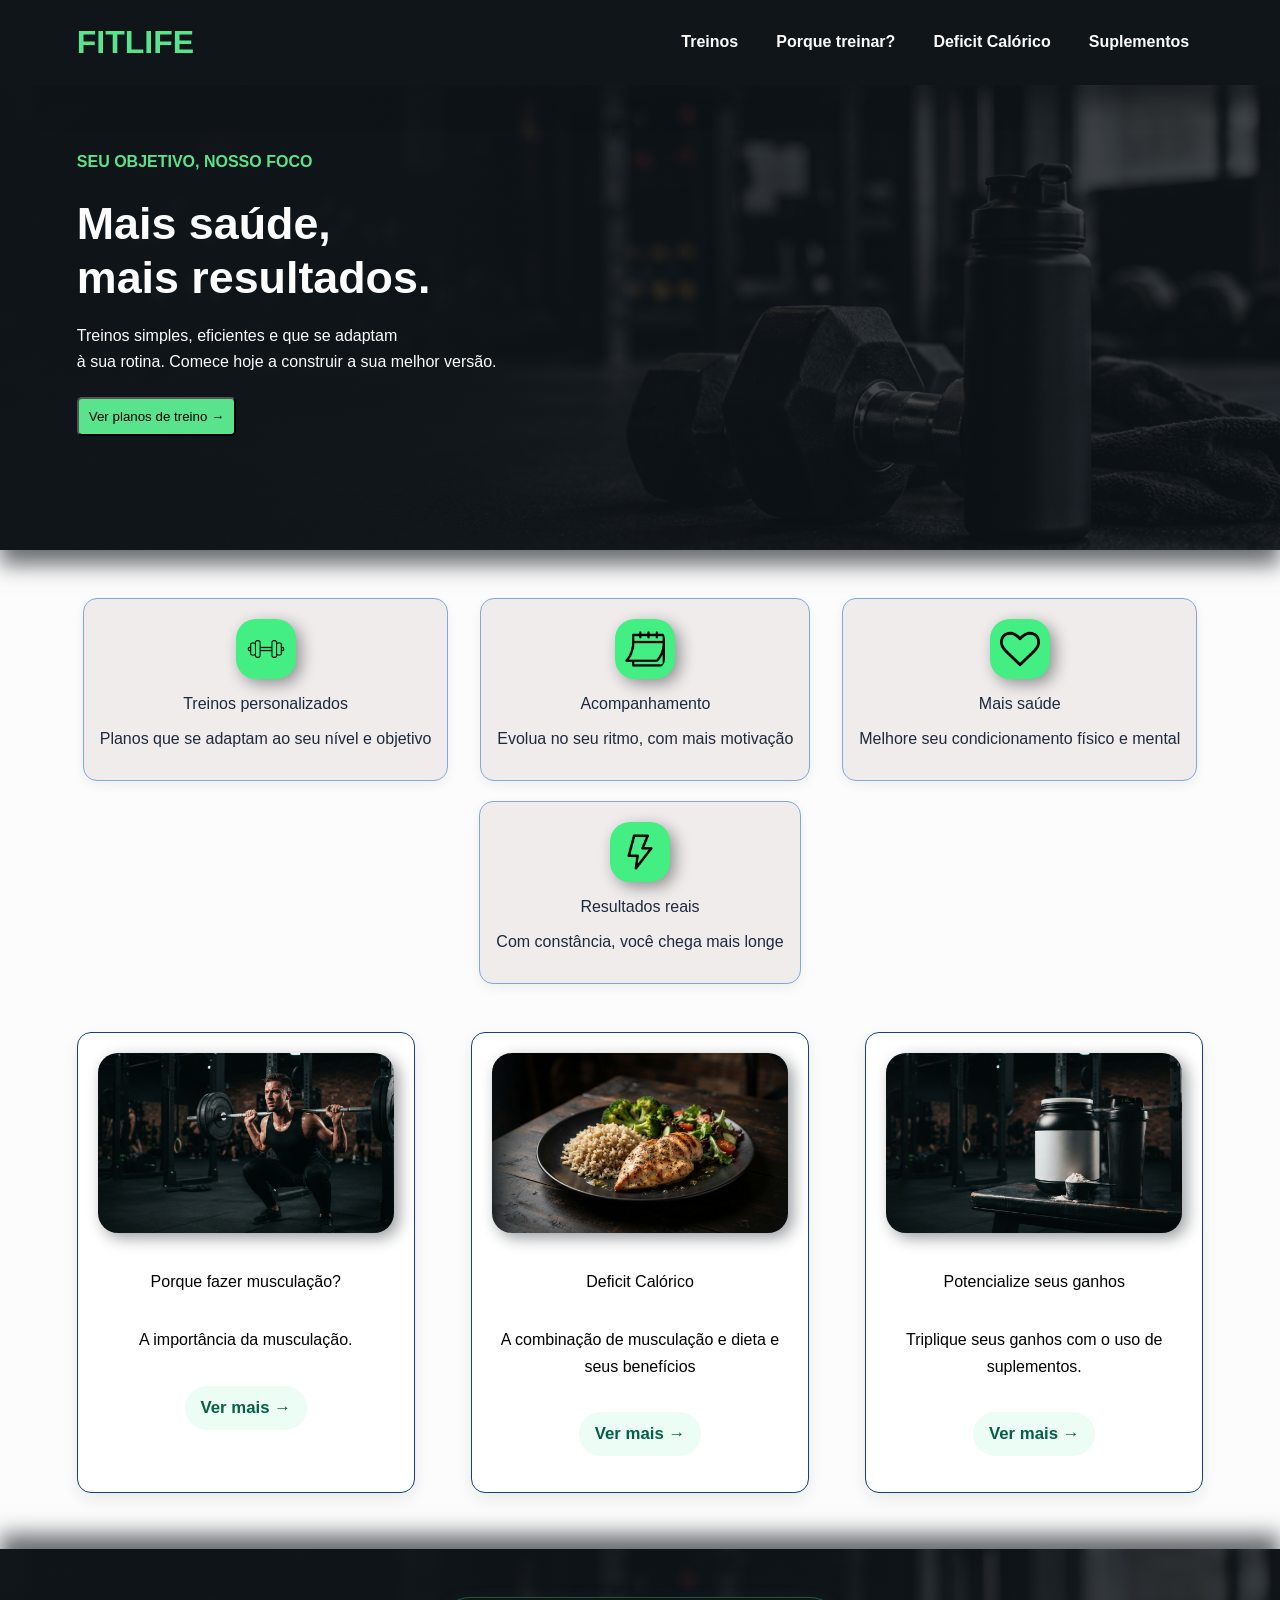
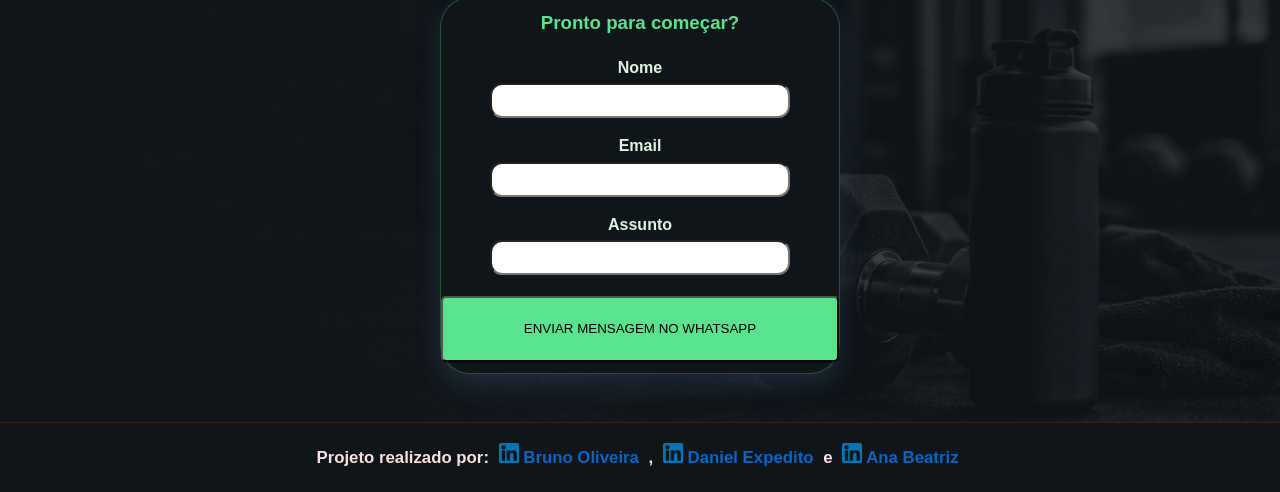
<file: index.html>
<!DOCTYPE html>
<html lang="pt-br">
<head>
    <meta charset="UTF-8">
    <meta name="viewport" content="width=device-width, initial-scale=1.0">
    <title>FITLIFE</title>
    <link rel="stylesheet" href="style.css">
</head>
<body>     
    <header>
        <h1>FITLIFE</h1>
        <nav>
            <a href="pagina01.html">Treinos</a>
            <a href="pagina02.html">Porque treinar?</a>
            <a href="pagina03.html">Deficit Calórico</a>
            <a href="pagina04.html">Suplementos</a>
        </nav> <!--Cabeçalho-->
    </header>
    <main>
    <!--Imagem do halter e garrafa-->
        <div id="textoimagem"> <!--Texto-->
            <p class="verde">SEU OBJETIVO, NOSSO FOCO</p>
            <h2 class="branco">Mais saúde,<br>
                mais resultados.</h2>  
                <p class="branco">Treinos simples, eficientes e que se adaptam <br>
                à sua rotina. Comece hoje a construir a sua melhor versão.</p>
                <a href="pagina01.html" target="_blank">
                    <button class="botao">
                        Ver planos de treino →
                    </button>
                </a>
        </div>
        <div id="icones">
            <div>
                <img src="imagens/paginaPrincipal/halteres.png" alt="halter" height="60px" class="imagens">
                <p>Treinos personalizados</p>
                <p>Planos que se adaptam ao seu nível e objetivo</p>
            </div>
            <div>
                <img src="imagens/paginaPrincipal/calendario.png" alt="calendario" height="60px" class="imagens">
                <p>Acompanhamento</p>
                <p>Evolua no seu ritmo, com mais motivação</p>
            </div>
            <div>
                <img src="imagens/paginaPrincipal/coração.png" alt="coração" height="60px" class="imagens">
                <p>Mais saúde</p>
                <p>Melhore seu condicionamento físico e mental</p>
            </div>
            <div>
                <img src="imagens/paginaPrincipal/raio.png" alt="raio" height="60px" class="imagens">
                <p>Resultados reais</p>
                <p>Com constância, você chega mais longe</p>
            </div>
        </div>
        <div id="navegacao">
            <div>
                <img src="imagens/paginaPrincipal/musculação.jpg " alt="musculação" height="200px" class="imagens">
                <p>Porque fazer musculação?</p>
                <p>A importância da musculação.</p>
                <p><a href="pagina02.html">Ver mais →</a></p>
            </div>
            <div>
                <img src="imagens/paginaPrincipal/deficitcalorico.jpg" alt="deficit calorico" height="200px" class="imagens">
                <p>Deficit Calórico</p>
                <p>A combinação de musculação e dieta e seus benefícios</p>
                <p><a href="pagina03.html">Ver mais →</a></p>
            </div>
            <div>
                <img src="imagens/paginaPrincipal/suplementação.jpg" alt="suplementos" height="200px" class="imagens">
                <p>Potencialize seus ganhos</p>
                <p>Triplique seus ganhos com o uso de suplementos.</p>
                <p><a href="pagina04.html">Ver mais →</a></p>
            </div>
        </div>
    </main>
    <footer>
        <div id="forms">
            <div class="forms">
                <h3>Pronto para começar?</h3>
                <form id="formulario" method="post">
                    <div>
                        <label for="nome" class="label">Nome</label>
                        <input type="text" id="fnome" name="nome"  class="input">
                    </div>
                    <div>
                        <label for="email" class="label">Email</label>
                        <input type="email" name="email" id="femail"  class="input">
                    </div>
                    <div>
                        <label for="texto" class="label">Assunto
                        </label>
                        <input type="text" id="ftexto" name="texto"  class="input">
                    </div>
                    <button type="submit" class="botao">
                        <p>ENVIAR MENSAGEM NO WHATSAPP</p>
                    </button>
                    <script src="script.js"></script>
                </form>
            </div>
        </div>
        <div class="creditos">
            <p> Projeto realizado por: 
                <a href="https://www.linkedin.com/in/bruno-oliveira-056923248/" target="_blank"><img src="imagens/paginaPrincipal/linkedin.png" alt="logo linkedin" height="20px"> Bruno Oliveira</a> , <a href="https://www.linkedin.com/in/daniel-expedito-7985722a0/" target="_blank"> <img src="imagens/paginaPrincipal/linkedin.png" alt="logo linkedin" height="20px"> Daniel Expedito</a>
                e  <a href="https://www.linkedin.com/in/ana-beatriz-01628368-unicap/" target="_blank"><img
                        src="imagens/paginaPrincipal/linkedin.png" alt="logo linkedin" height="20px"> Ana Beatriz</a>
            </p>
        </div>
    </footer>
</body>
</html>
</file>
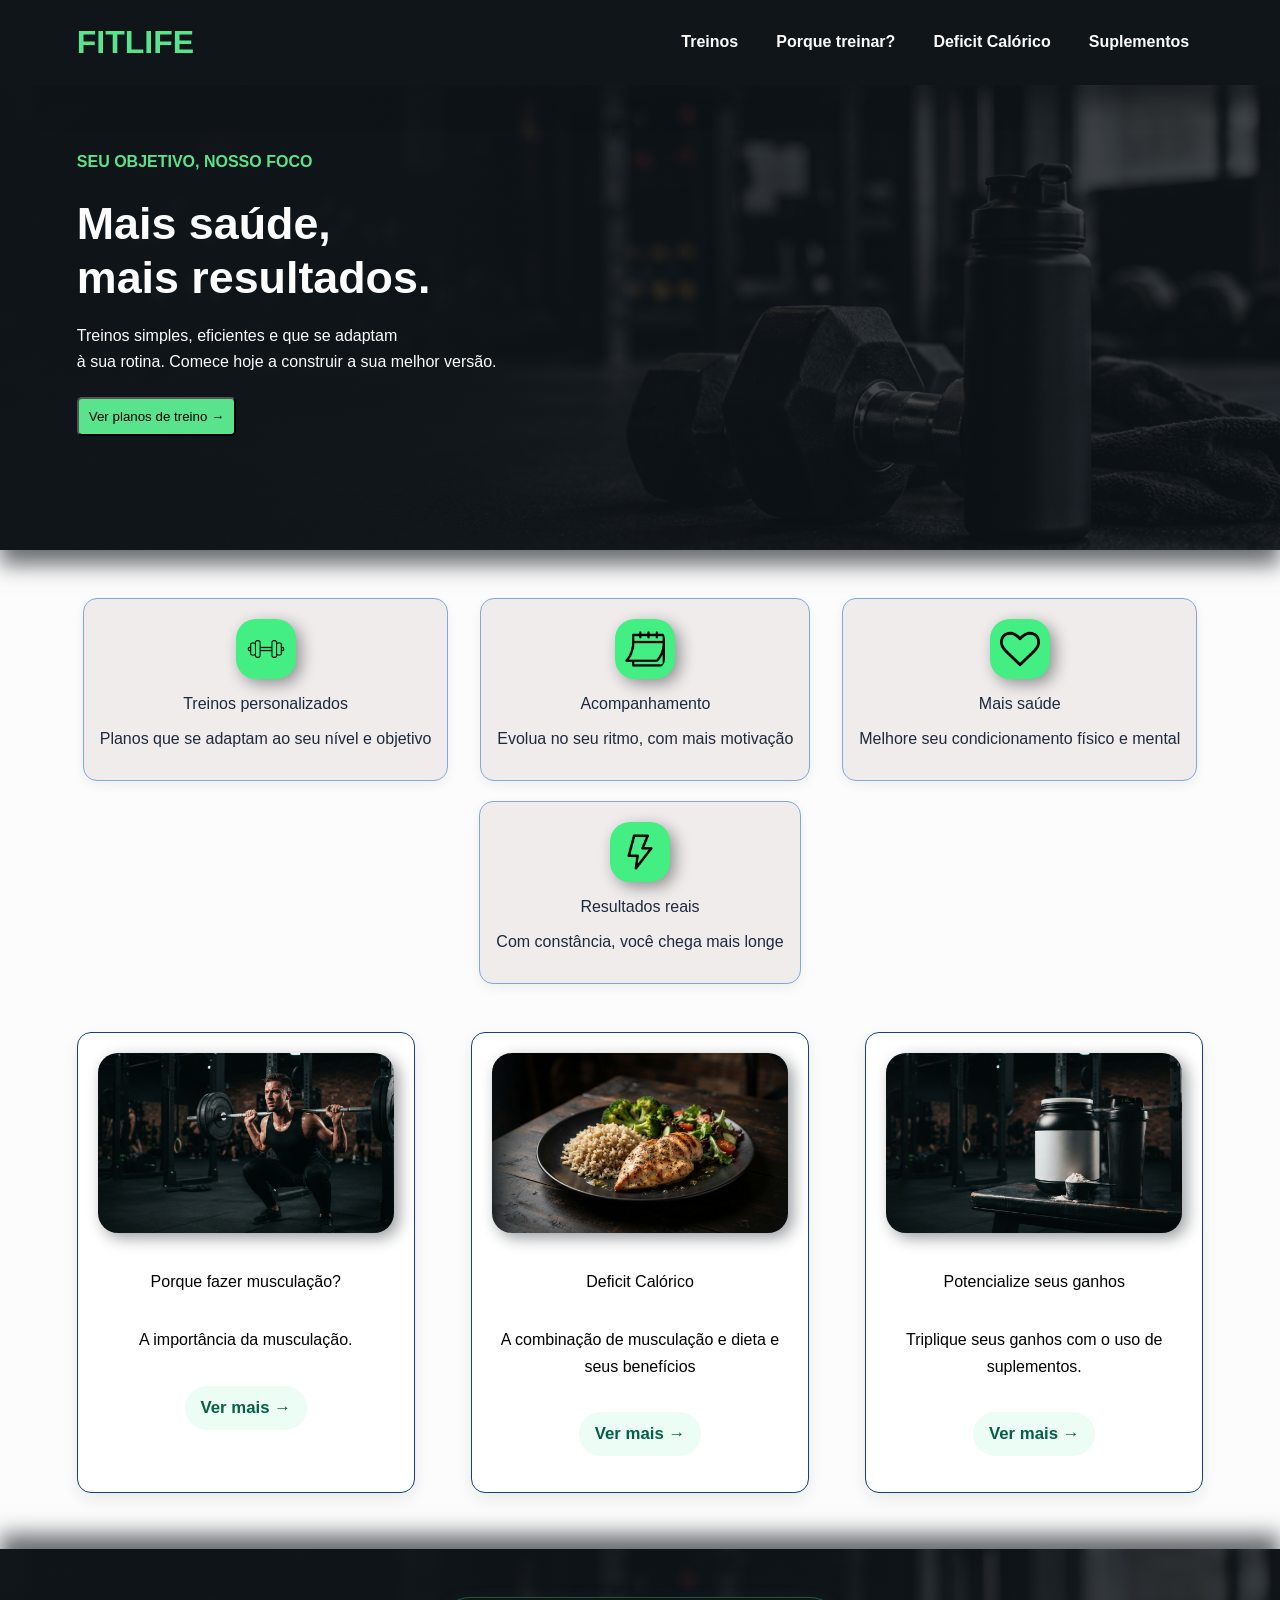
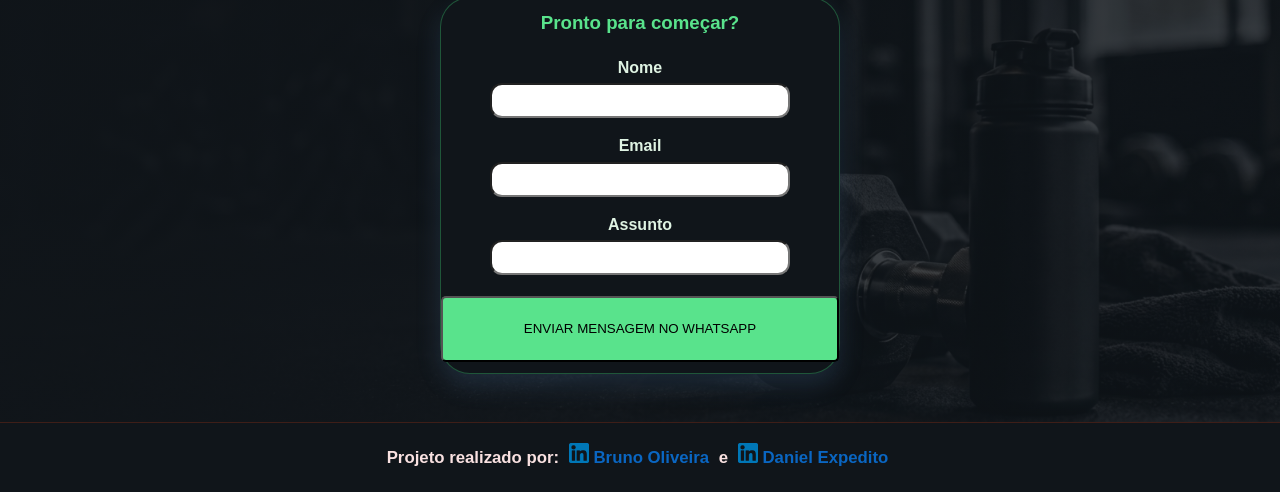
<file: pagina00.html>
<!DOCTYPE html>
<html lang="pt-br">
<head>
    <meta charset="UTF-8">
    <meta name="viewport" content="width=device-width, initial-scale=1.0">
    <title>FITLIFE</title>
    <link rel="stylesheet" href="style.css">
</head>
<body>     
    <header>
        <h1>FITLIFE</h1>
        <nav>
            <a href="pagina01.html">Treinos</a>
            <a href="pagina02.html">Porque treinar?</a>
            <a href="pagina03.html">Deficit Calórico</a>
            <a href="pagina04.html">Suplementos</a>
        </nav> <!--Cabeçalho-->
    </header>
    <main>
    <!--Imagem do halter e garrafa-->
        <div id="textoimagem"> <!--Texto-->
            <p class="verde">SEU OBJETIVO, NOSSO FOCO</p>
            <h2 class="branco">Mais saúde,<br>
                mais resultados.</h2>  
                <p class="branco">Treinos simples, eficientes e que se adaptam <br>
                à sua rotina. Comece hoje a construir a sua melhor versão.</p>
                <a href="pagina01.html" target="_blank">
                    <button class="botao">
                        Ver planos de treino →
                    </button>
                </a>
        </div>
        <div id="icones">
            <div>
                <img src="imagens/paginaPrincipal/halteres.png" alt="halter" height="60px" class="imagens">
                <p>Treinos personalizados</p>
                <p>Planos que se adaptam ao seu nível e objetivo</p>
            </div>
            <div>
                <img src="imagens/paginaPrincipal/calendario.png" alt="calendario" height="60px" class="imagens">
                <p>Acompanhamento</p>
                <p>Evolua no seu ritmo, com mais motivação</p>
            </div>
            <div>
                <img src="imagens/paginaPrincipal/coração.png" alt="coração" height="60px" class="imagens">
                <p>Mais saúde</p>
                <p>Melhore seu condicionamento físico e mental</p>
            </div>
            <div>
                <img src="imagens/paginaPrincipal/raio.png" alt="raio" height="60px" class="imagens">
                <p>Resultados reais</p>
                <p>Com constância, você chega mais longe</p>
            </div>
        </div>
        <div id="navegacao">
            <div>
                <img src="imagens/paginaPrincipal/musculação.jpg " alt="musculação" height="200px" class="imagens">
                <p>Porque fazer musculação?</p>
                <p>A importância da musculação.</p>
                <p><a href="pagina02.html">Ver mais →</a></p>
            </div>
            <div>
                <img src="imagens/paginaPrincipal/deficitcalorico.jpg" alt="deficit calorico" height="200px" class="imagens">
                <p>Deficit Calórico</p>
                <p>A combinação de musculação e dieta e seus benefícios</p>
                <p><a href="pagina03.html">Ver mais →</a></p>
            </div>
            <div>
                <img src="imagens/paginaPrincipal/suplementação.jpg" alt="suplementos" height="200px" class="imagens">
                <p>Potencialize seus ganhos</p>
                <p>Triplique seus ganhos com o uso de suplementos.</p>
                <p><a href="pagina04.html">Ver mais →</a></p>
            </div>
        </div>
    </main>
    <footer>
        <div id="forms">
            <div class="forms">
                <h3>Pronto para começar?</h3>
                <form id="formulario" method="post">
                    <div>
                        <label for="nome" class="label">Nome</label>
                        <input type="text" id="fnome" name="nome"  class="input">
                    </div>
                    <div>
                        <label for="email" class="label">Email</label>
                        <input type="email" name="email" id="femail"  class="input">
                    </div>
                    <div>
                        <label for="texto" class="label">Assunto
                        </label>
                        <input type="text" id="ftexto" name="texto"  class="input">
                    </div>
                    <button type="submit" class="botao">
                        <p>ENVIAR MENSAGEM NO WHATSAPP</p>
                    </button>
                    <script src="script.js"></script>
                </form>
            </div>
        </div>
        <div class="creditos">
            <p> Projeto realizado por: 
                <a href="https://www.linkedin.com/in/bruno-oliveira-056923248/" target="_blank"><img src="imagens/paginaPrincipal/linkedin.png" alt="logo linkedin" height="20px"> Bruno Oliveira</a> e <a href="https://www.linkedin.com/in/daniel-expedito-7985722a0/" target="_blank"> <img src="imagens/paginaPrincipal/linkedin.png" alt="logo linkedin" height="20px"> Daniel Expedito</a>
            </p> 
        </div>
    </footer>
</body>
</html>
</file>
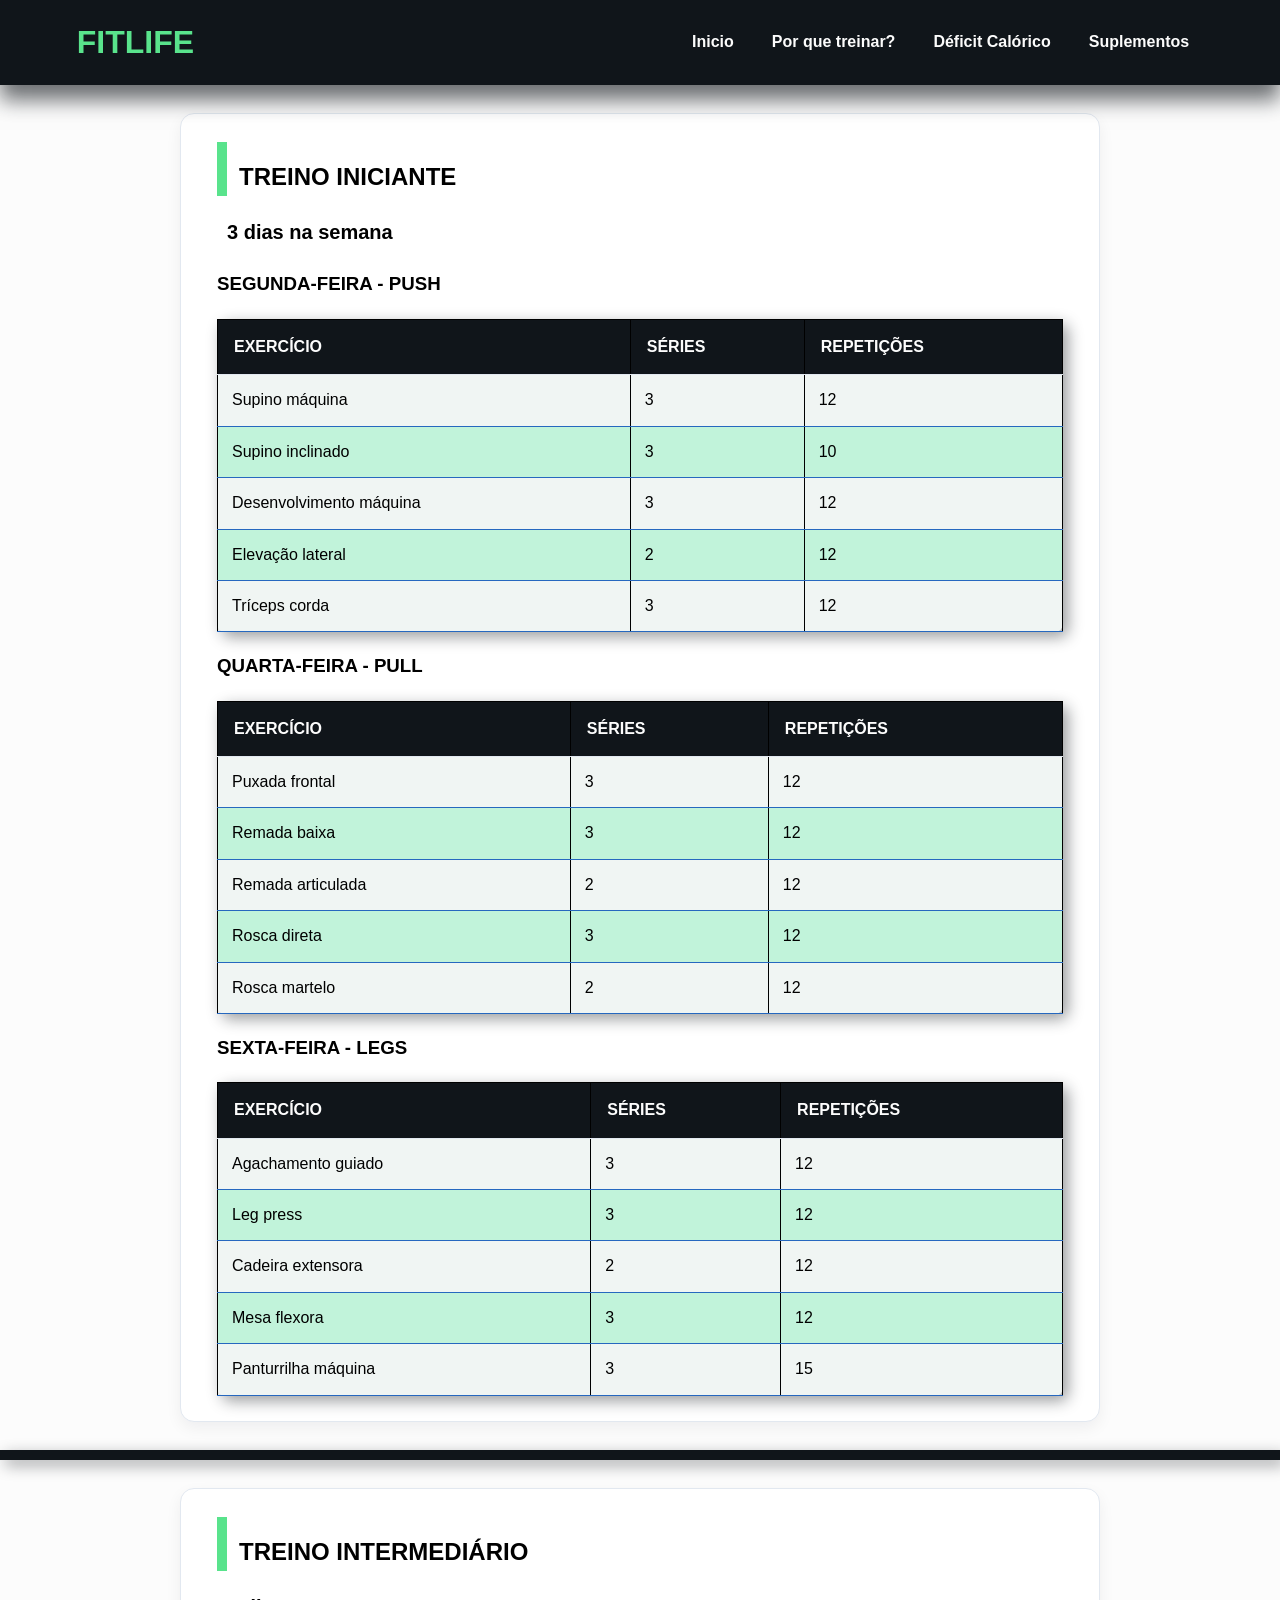
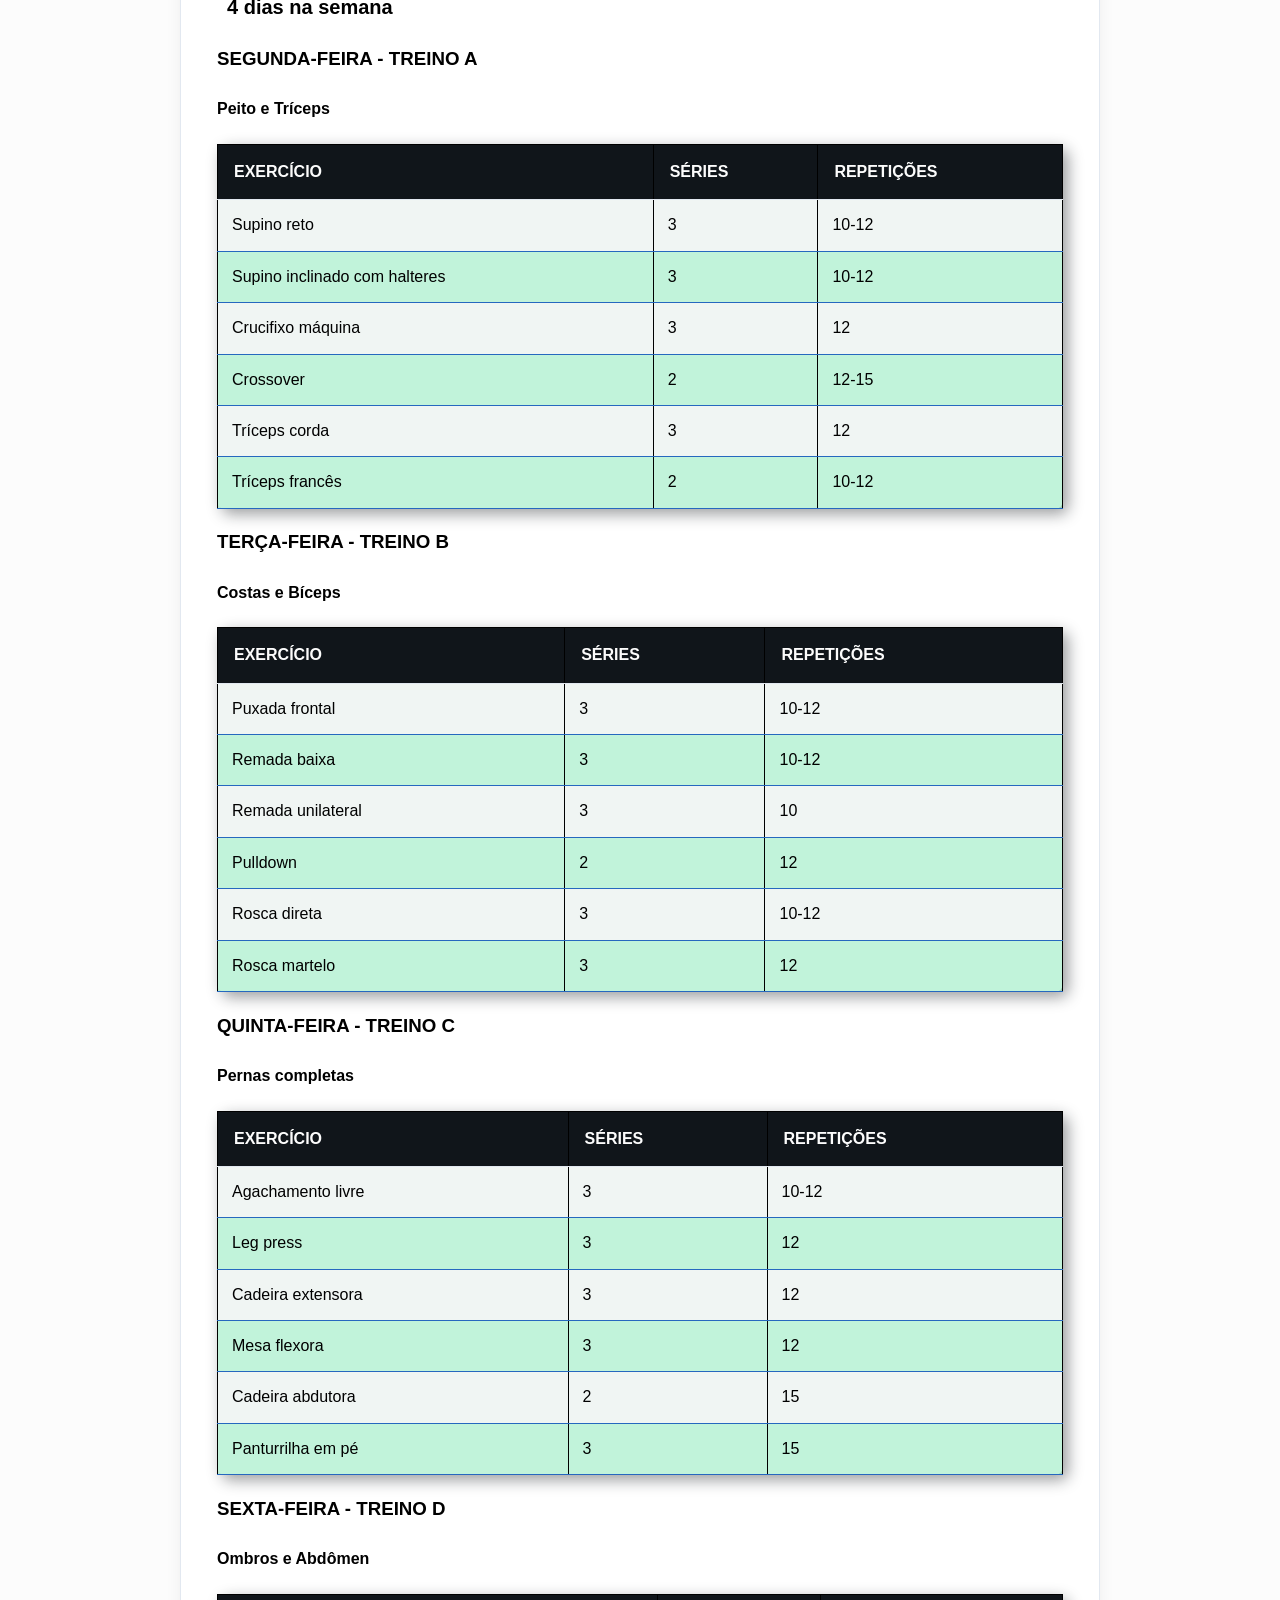
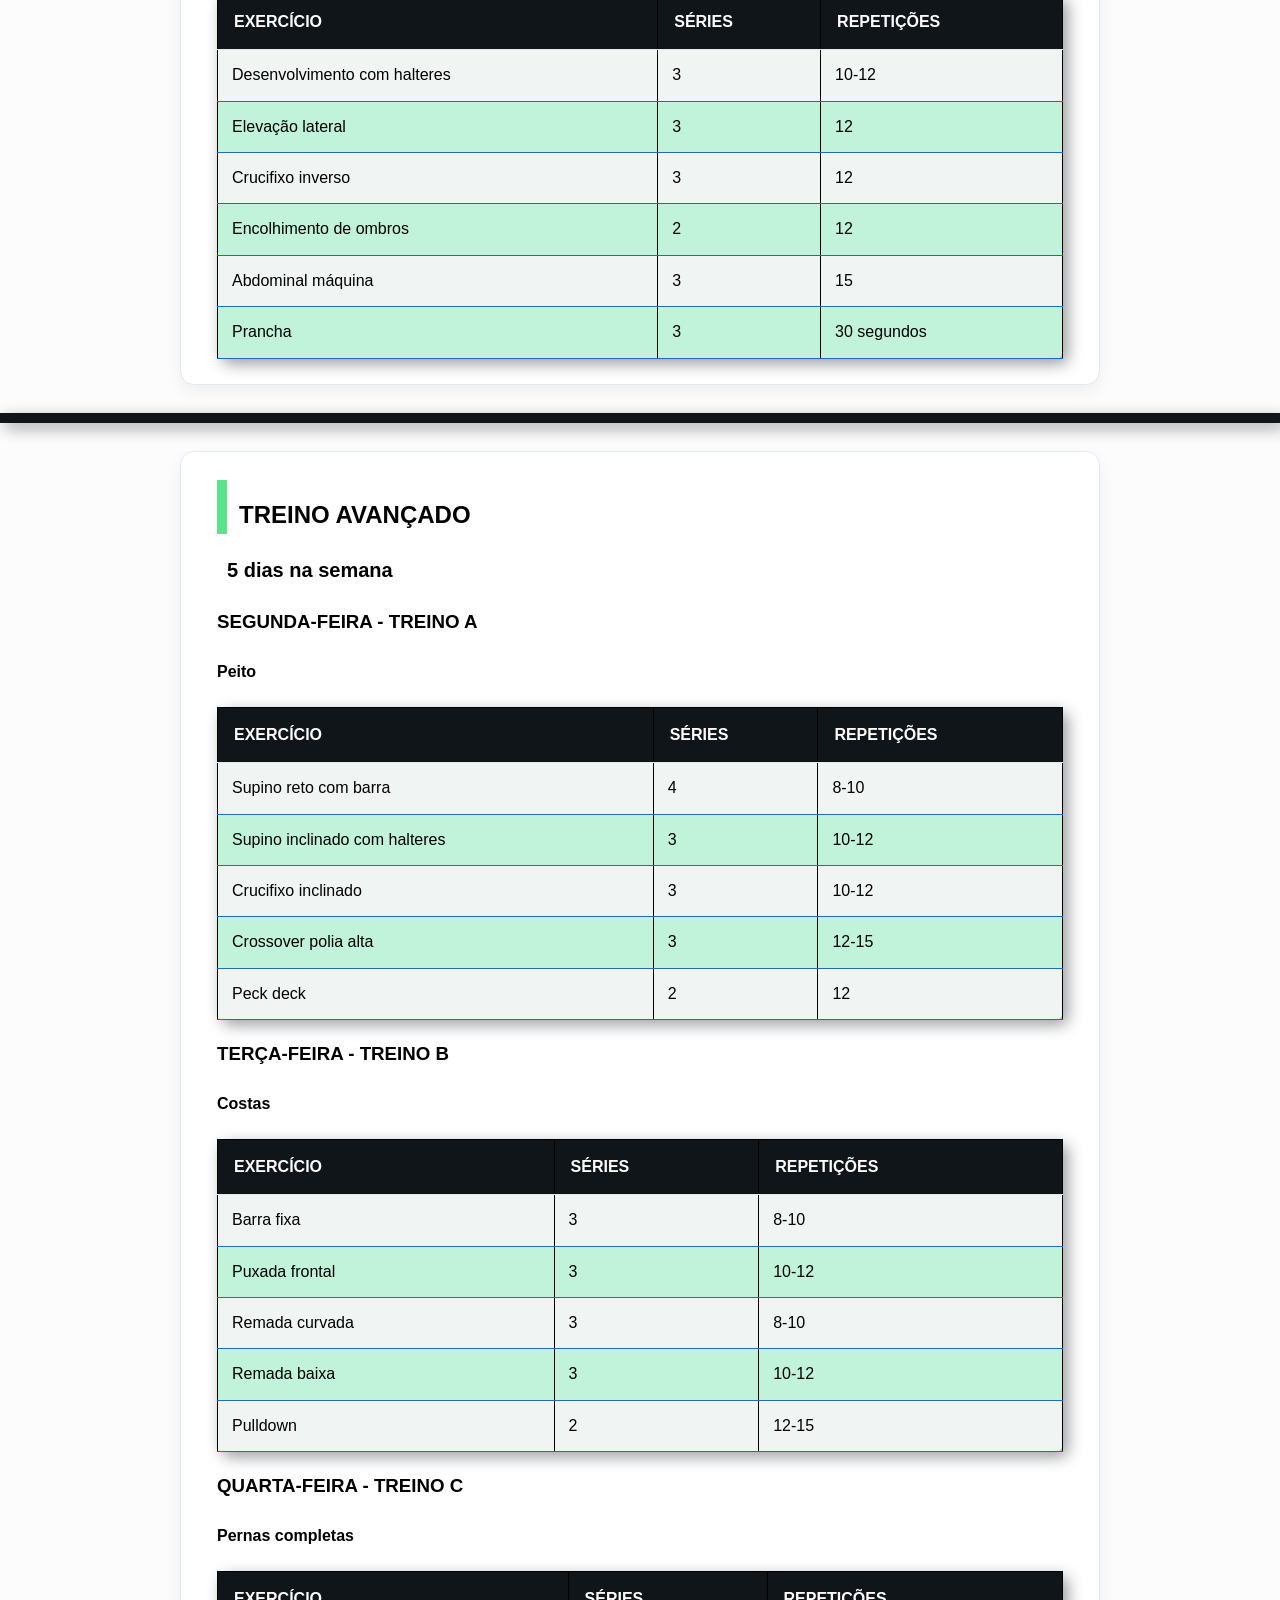
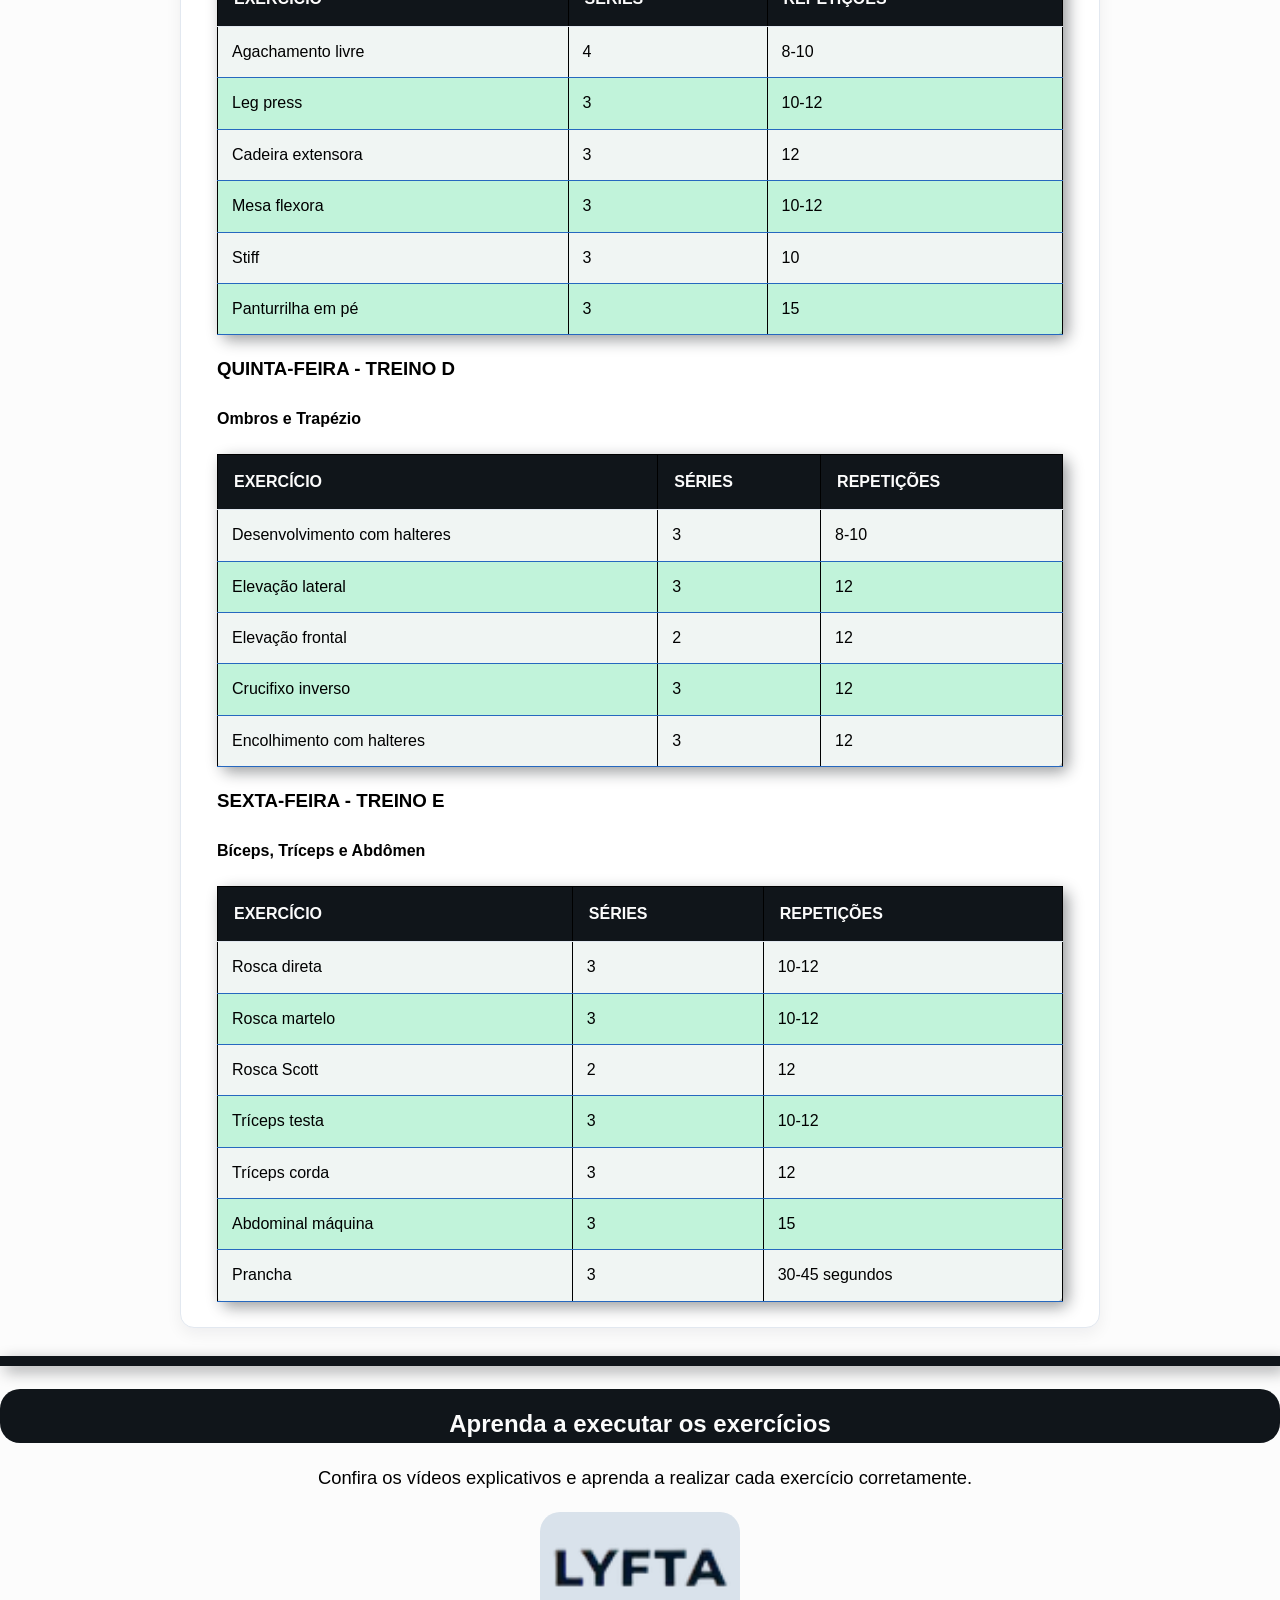
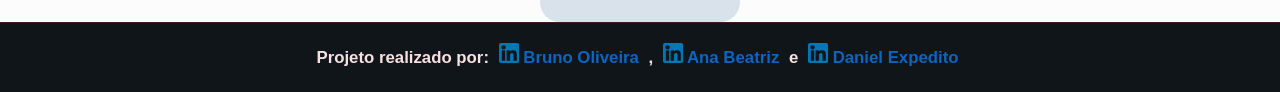
<file: pagina01.html>
<!DOCTYPE html>
<html lang="pt">

<head>
    <meta charset="UTF-8">
    <meta name="viewport" content="width=device-width, initial-scale=1.0">
    <title>Treinos</title>
    <link rel="stylesheet" href="style.css">
</head>

<body class=""> <!--Aqui é o Plano de treino-->
    <header>
        <h1>FITLIFE</h1>
        <nav>
            <a href="index.html">Inicio</a>
            <a href="pagina02.html">Por que treinar?</a>
            <a href="pagina03.html">Déficit Calórico</a>
            <a href="pagina04.html">Suplementos</a>
        </nav> <!--Cabeçalho-->
    </header>
    <main>
        <section class="iniciante"> <!--INICIANTE-->
            <div class="divMain">
                <h1>TREINO INICIANTE</h1>
                <P>3 dias na semana</P>
                <h3>SEGUNDA-FEIRA - PUSH</h3>
                <table border="1"  class="tabelas">
                    <thead>
                        <tr>
                            <th>Exercício</th>
                            <th>Séries</th>
                            <th>Repetições</th>
                        </tr>
                    </thead>
                    <tbody>
                        <tr>
                            <td>Supino máquina</td>
                            <td>3</td>
                            <td>12</td>
                        </tr>
                        <tr>
                            <td>Supino inclinado</td>
                            <td>3</td>
                            <td>10</td>
                        </tr>
                        <tr>
                            <td>Desenvolvimento máquina</td>
                            <td>3</td>
                            <td>12</td>
                        </tr>
                        <tr>
                            <td>Elevação lateral</td>
                            <td>2</td>
                            <td>12</td>
                        </tr>
                        <tr>
                            <td>Tríceps corda</td>
                            <td>3</td>
                            <td>12</td>
                        </tr>
                    </tbody>
                </table>
                <h3>QUARTA-FEIRA - PULL</h3>
                <table border="1"  class="tabelas">
                    <thead>
                        <tr>
                            <th>Exercício</th>
                            <th>Séries</th>
                            <th>Repetições</th>
                        </tr>
                    </thead>
                    <tbody>
                        <tr>
                            <td>Puxada frontal</td>
                            <td>3</td>
                            <td>12</td>
                        </tr>
                        <tr>
                            <td>Remada baixa</td>
                            <td>3</td>
                            <td>12</td>
                        </tr>
                        <tr>
                            <td>Remada articulada</td>
                            <td>2</td>
                            <td>12</td>
                        </tr>
                        <tr>
                            <td>Rosca direta</td>
                            <td>3</td>
                            <td>12</td>
                        </tr>
                        <tr>
                            <td>Rosca martelo</td>
                            <td>2</td>
                            <td>12</td>
                        </tr>
                    </tbody>
                </table>

                <h3>SEXTA-FEIRA - LEGS</h3>
                <table border="1"  class="tabelas">
                    <thead>
                        <tr>
                            <th>Exercício</th>
                            <th>Séries</th>
                            <th>Repetições</th>
                        </tr>
                    </thead>
                    <tbody>
                        <tr>
                            <td>Agachamento guiado</td>
                            <td>3</td>
                            <td>12</td>
                        </tr>
                        <tr>
                            <td>Leg press</td>
                            <td>3</td>
                            <td>12</td>
                        </tr>
                        <tr>
                            <td>Cadeira extensora</td>
                            <td>2</td>
                            <td>12</td>
                        </tr>
                        <tr>
                            <td>Mesa flexora</td>
                            <td>3</td>
                            <td>12</td>
                        </tr>
                        <tr>
                            <td>Panturrilha máquina</td>
                            <td>3</td>
                            <td>15</td>
                        </tr>
                    </tbody>
                </table>
            </div>
            <hr class="linha">
        </section>
        <section class="intermediario"><!--INTERMEDIÁRIO-->
            <div class="divMain">
                <h1>TREINO INTERMEDIÁRIO</h1>
                <P>4 dias na semana</P>
                <!-- TREINO A -->
                <h3>SEGUNDA-FEIRA - TREINO A</h3>
                <h4>Peito e Tríceps</h4>

                <table border="1"  class="tabelas">
                    <thead>
                        <tr>
                            <th>Exercício</th>
                            <th>Séries</th>
                            <th>Repetições</th>
                        </tr>
                    </thead>

                    <tbody>
                        <tr>
                            <td>Supino reto</td>
                            <td>3</td>
                            <td>10-12</td>
                        </tr>
                        <tr>
                            <td>Supino inclinado com halteres</td>
                            <td>3</td>
                            <td>10-12</td>
                        </tr>
                        <tr>
                            <td>Crucifixo máquina</td>
                            <td>3</td>
                            <td>12</td>
                        </tr>
                        <tr>
                            <td>Crossover</td>
                            <td>2</td>
                            <td>12-15</td>
                        </tr>
                        <tr>
                            <td>Tríceps corda</td>
                            <td>3</td>
                            <td>12</td>
                        </tr>
                        <tr>
                            <td>Tríceps francês</td>
                            <td>2</td>
                            <td>10-12</td>
                        </tr>
                    </tbody>
                </table>


                <!-- TREINO B -->
                <h3>TERÇA-FEIRA - TREINO B</h3>
                <h4>Costas e Bíceps</h4>

                <table border="1"  class="tabelas">
                    <thead>
                        <tr>
                            <th>Exercício</th>
                            <th>Séries</th>
                            <th>Repetições</th>
                        </tr>
                    </thead>

                    <tbody>
                        <tr>
                            <td>Puxada frontal</td>
                            <td>3</td>
                            <td>10-12</td>
                        </tr>
                        <tr>
                            <td>Remada baixa</td>
                            <td>3</td>
                            <td>10-12</td>
                        </tr>
                        <tr>
                            <td>Remada unilateral</td>
                            <td>3</td>
                            <td>10</td>
                        </tr>
                        <tr>
                            <td>Pulldown</td>
                            <td>2</td>
                            <td>12</td>
                        </tr>
                        <tr>
                            <td>Rosca direta</td>
                            <td>3</td>
                            <td>10-12</td>
                        </tr>
                        <tr>
                            <td>Rosca martelo</td>
                            <td>3</td>
                            <td>12</td>
                        </tr>
                    </tbody>
                </table>


                <!-- TREINO C -->
                <h3>QUINTA-FEIRA - TREINO C</h3>
                <h4>Pernas completas</h4>

                <table border="1"  class="tabelas">
                    <thead>
                        <tr>
                            <th>Exercício</th>
                            <th>Séries</th>
                            <th>Repetições</th>
                        </tr>
                    </thead>

                    <tbody>
                        <tr>
                            <td>Agachamento livre</td>
                            <td>3</td>
                            <td>10-12</td>
                        </tr>
                        <tr>
                            <td>Leg press</td>
                            <td>3</td>
                            <td>12</td>
                        </tr>
                        <tr>
                            <td>Cadeira extensora</td>
                            <td>3</td>
                            <td>12</td>
                        </tr>
                        <tr>
                            <td>Mesa flexora</td>
                            <td>3</td>
                            <td>12</td>
                        </tr>
                        <tr>
                            <td>Cadeira abdutora</td>
                            <td>2</td>
                            <td>15</td>
                        </tr>
                        <tr>
                            <td>Panturrilha em pé</td>
                            <td>3</td>
                            <td>15</td>
                        </tr>
                    </tbody>
                </table>


                <!-- TREINO D -->
                <h3>SEXTA-FEIRA - TREINO D</h3>
                <h4>Ombros e Abdômen</h4>

                <table border="1"  class="tabelas">
                    <thead>
                        <tr>
                            <th>Exercício</th>
                            <th>Séries</th>
                            <th>Repetições</th>
                        </tr>
                    </thead>

                    <tbody>
                        <tr>
                            <td>Desenvolvimento com halteres</td>
                            <td>3</td>
                            <td>10-12</td>
                        </tr>
                        <tr>
                            <td>Elevação lateral</td>
                            <td>3</td>
                            <td>12</td>
                        </tr>
                        <tr>
                            <td>Crucifixo inverso</td>
                            <td>3</td>
                            <td>12</td>
                        </tr>
                        <tr>
                            <td>Encolhimento de ombros</td>
                            <td>2</td>
                            <td>12</td>
                        </tr>
                        <tr>
                            <td>Abdominal máquina</td>
                            <td>3</td>
                            <td>15</td>
                        </tr>
                        <tr>
                            <td>Prancha</td>
                            <td>3</td>
                            <td>30 segundos</td>
                        </tr>
                    </tbody>
                </table>

            </div>
        </section>
        <hr class="linha">
        <section class="avancado"><!--BODYBUOLDER AVANÇADO-->
            <div class="divMain">
                <div>
                    <h1>TREINO AVANÇADO</h1>
                    <P>5 dias na semana</P>
                    <!-- TREINO A -->
                    <h3>SEGUNDA-FEIRA - TREINO A</h3>
                    <h4>Peito</h4>

                    <table border="1"  class="tabelas">
                        <thead>
                            <tr>
                                <th>Exercício</th>
                                <th>Séries</th>
                                <th>Repetições</th>
                            </tr>
                        </thead>

                        <tbody>
                            <tr>
                                <td>Supino reto com barra</td>
                                <td>4</td>
                                <td>8-10</td>
                            </tr>
                            <tr>
                                <td>Supino inclinado com halteres</td>
                                <td>3</td>
                                <td>10-12</td>
                            </tr>
                            <tr>
                                <td>Crucifixo inclinado</td>
                                <td>3</td>
                                <td>10-12</td>
                            </tr>
                            <tr>
                                <td>Crossover polia alta</td>
                                <td>3</td>
                                <td>12-15</td>
                            </tr>
                            <tr>
                                <td>Peck deck</td>
                                <td>2</td>
                                <td>12</td>
                            </tr>
                        </tbody>
                    </table>


                    <!-- TREINO B -->
                    <h3>TERÇA-FEIRA - TREINO B</h3>
                    <h4>Costas</h4>

                    <table border="1"  class="tabelas">
                        <thead>
                            <tr>
                                <th>Exercício</th>
                                <th>Séries</th>
                                <th>Repetições</th>
                            </tr>
                        </thead>

                        <tbody>
                            <tr>
                                <td>Barra fixa</td>
                                <td>3</td>
                                <td>8-10</td>
                            </tr>
                            <tr>
                                <td>Puxada frontal</td>
                                <td>3</td>
                                <td>10-12</td>
                            </tr>
                            <tr>
                                <td>Remada curvada</td>
                                <td>3</td>
                                <td>8-10</td>
                            </tr>
                            <tr>
                                <td>Remada baixa</td>
                                <td>3</td>
                                <td>10-12</td>
                            </tr>
                            <tr>
                                <td>Pulldown</td>
                                <td>2</td>
                                <td>12-15</td>
                            </tr>
                        </tbody>
                    </table>


                    <!-- TREINO C -->
                    <h3>QUARTA-FEIRA - TREINO C</h3>
                    <h4>Pernas completas</h4>

                    <table border="1"  class="tabelas">
                        <thead>
                            <tr>
                                <th>Exercício</th>
                                <th>Séries</th>
                                <th>Repetições</th>
                            </tr>
                        </thead>

                        <tbody>
                            <tr>
                                <td>Agachamento livre</td>
                                <td>4</td>
                                <td>8-10</td>
                            </tr>
                            <tr>
                                <td>Leg press</td>
                                <td>3</td>
                                <td>10-12</td>
                            </tr>
                            <tr>
                                <td>Cadeira extensora</td>
                                <td>3</td>
                                <td>12</td>
                            </tr>
                            <tr>
                                <td>Mesa flexora</td>
                                <td>3</td>
                                <td>10-12</td>
                            </tr>
                            <tr>
                                <td>Stiff</td>
                                <td>3</td>
                                <td>10</td>
                            </tr>
                            <tr>
                                <td>Panturrilha em pé</td>
                                <td>3</td>
                                <td>15</td>
                            </tr>
                        </tbody>
                    </table>


                    <!-- TREINO D -->
                    <h3>QUINTA-FEIRA - TREINO D</h3>
                    <h4>Ombros e Trapézio</h4>

                    <table border="1" class="tabelas">
                        <thead>
                            <tr>
                                <th>Exercício</th>
                                <th>Séries</th>
                                <th>Repetições</th>
                            </tr>
                        </thead>

                        <tbody>
                            <tr>
                                <td>Desenvolvimento com halteres</td>
                                <td>3</td>
                                <td>8-10</td>
                            </tr>
                            <tr>
                                <td>Elevação lateral</td>
                                <td>3</td>
                                <td>12</td>
                            </tr>
                            <tr>
                                <td>Elevação frontal</td>
                                <td>2</td>
                                <td>12</td>
                            </tr>
                            <tr>
                                <td>Crucifixo inverso</td>
                                <td>3</td>
                                <td>12</td>
                            </tr>
                            <tr>
                                <td>Encolhimento com halteres</td>
                                <td>3</td>
                                <td>12</td>
                            </tr>
                        </tbody>
                    </table>


                    <!-- TREINO E -->
                    <h3>SEXTA-FEIRA - TREINO E</h3>
                    <h4>Bíceps, Tríceps e Abdômen</h4>

                    <table border="1"  class="tabelas">
                        <thead>
                            <tr>
                                <th>Exercício</th>
                                <th>Séries</th>
                                <th>Repetições</th>
                            </tr>
                        </thead>

                        <tbody>
                            <tr>
                                <td>Rosca direta</td>
                                <td>3</td>
                                <td>10-12</td>
                            </tr>
                            <tr>
                                <td>Rosca martelo</td>
                                <td>3</td>
                                <td>10-12</td>
                            </tr>
                            <tr>
                                <td>Rosca Scott</td>
                                <td>2</td>
                                <td>12</td>
                            </tr>
                            <tr>
                                <td>Tríceps testa</td>
                                <td>3</td>
                                <td>10-12</td>
                            </tr>
                            <tr>
                                <td>Tríceps corda</td>
                                <td>3</td>
                                <td>12</td>
                            </tr>
                            <tr>
                                <td>Abdominal máquina</td>
                                <td>3</td>
                                <td>15</td>
                            </tr>
                            <tr>
                                <td>Prancha</td>
                                <td>3</td>
                                <td>30-45 segundos</td>
                            </tr>
                        </tbody>
                    </table>

                </div>
        </section>
    </main>
    <hr class="linha">
    <footer>
        <div><!--LINK DOS VÍDEOS NO LYFTA-->

            <!-- SEÇÃO DE VÍDEOS -->
            <section class="aprenda">
                <div>
                    <h2>Aprenda a executar os exercícios</h2>
                    <p>Confira os vídeos explicativos e aprenda a realizar cada exercício corretamente.</p>
                    <a href="https://www.lyfta.app/exercises" target="_blank"><img src="imagens/pagina01/lyfta-logo.png"
                            alt="lyfta-logo"></a>
                    </button>
                </div>
            </section>
        </div>
        <div class="creditos">
            <p> Projeto realizado por: 
                <a href="https://www.linkedin.com/in/bruno-oliveira-056923248/" target="_blank"><img
                        src="imagens/paginaPrincipal/linkedin.png" alt="logo linkedin" height="20px"> Bruno Oliveira</a>
                ,  <a href="https://www.linkedin.com/in/ana-beatriz-01628368-unicap/" target="_blank"><img
                        src="imagens/paginaPrincipal/linkedin.png" alt="logo linkedin" height="20px"> Ana Beatriz</a>
                e <a href="https://www.linkedin.com/in/daniel-expedito-7985722a0/" target="_blank"> <img
                        src="imagens/paginaPrincipal/linkedin.png" alt="logo linkedin" height="20px"> Daniel
                    Expedito</a>
            </p>
        </div>
    </footer>
</body>

</html>
</file>
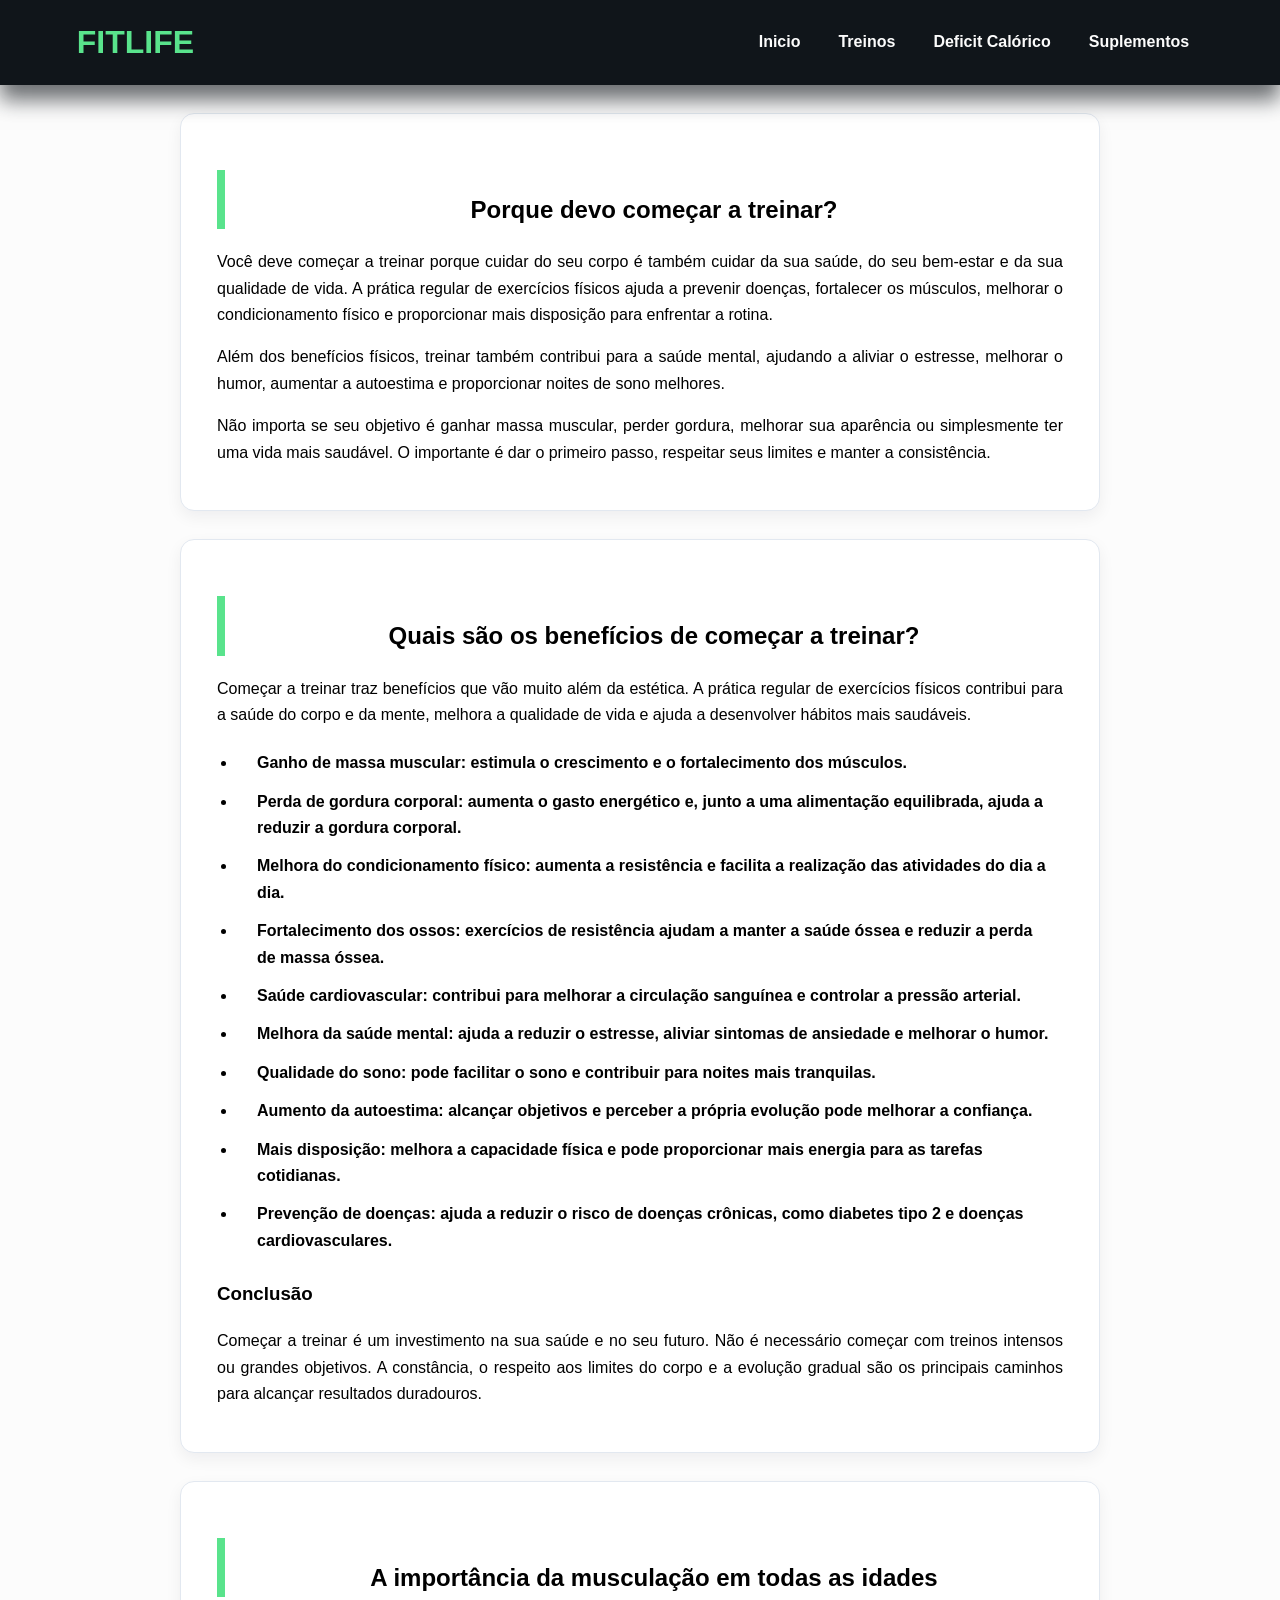
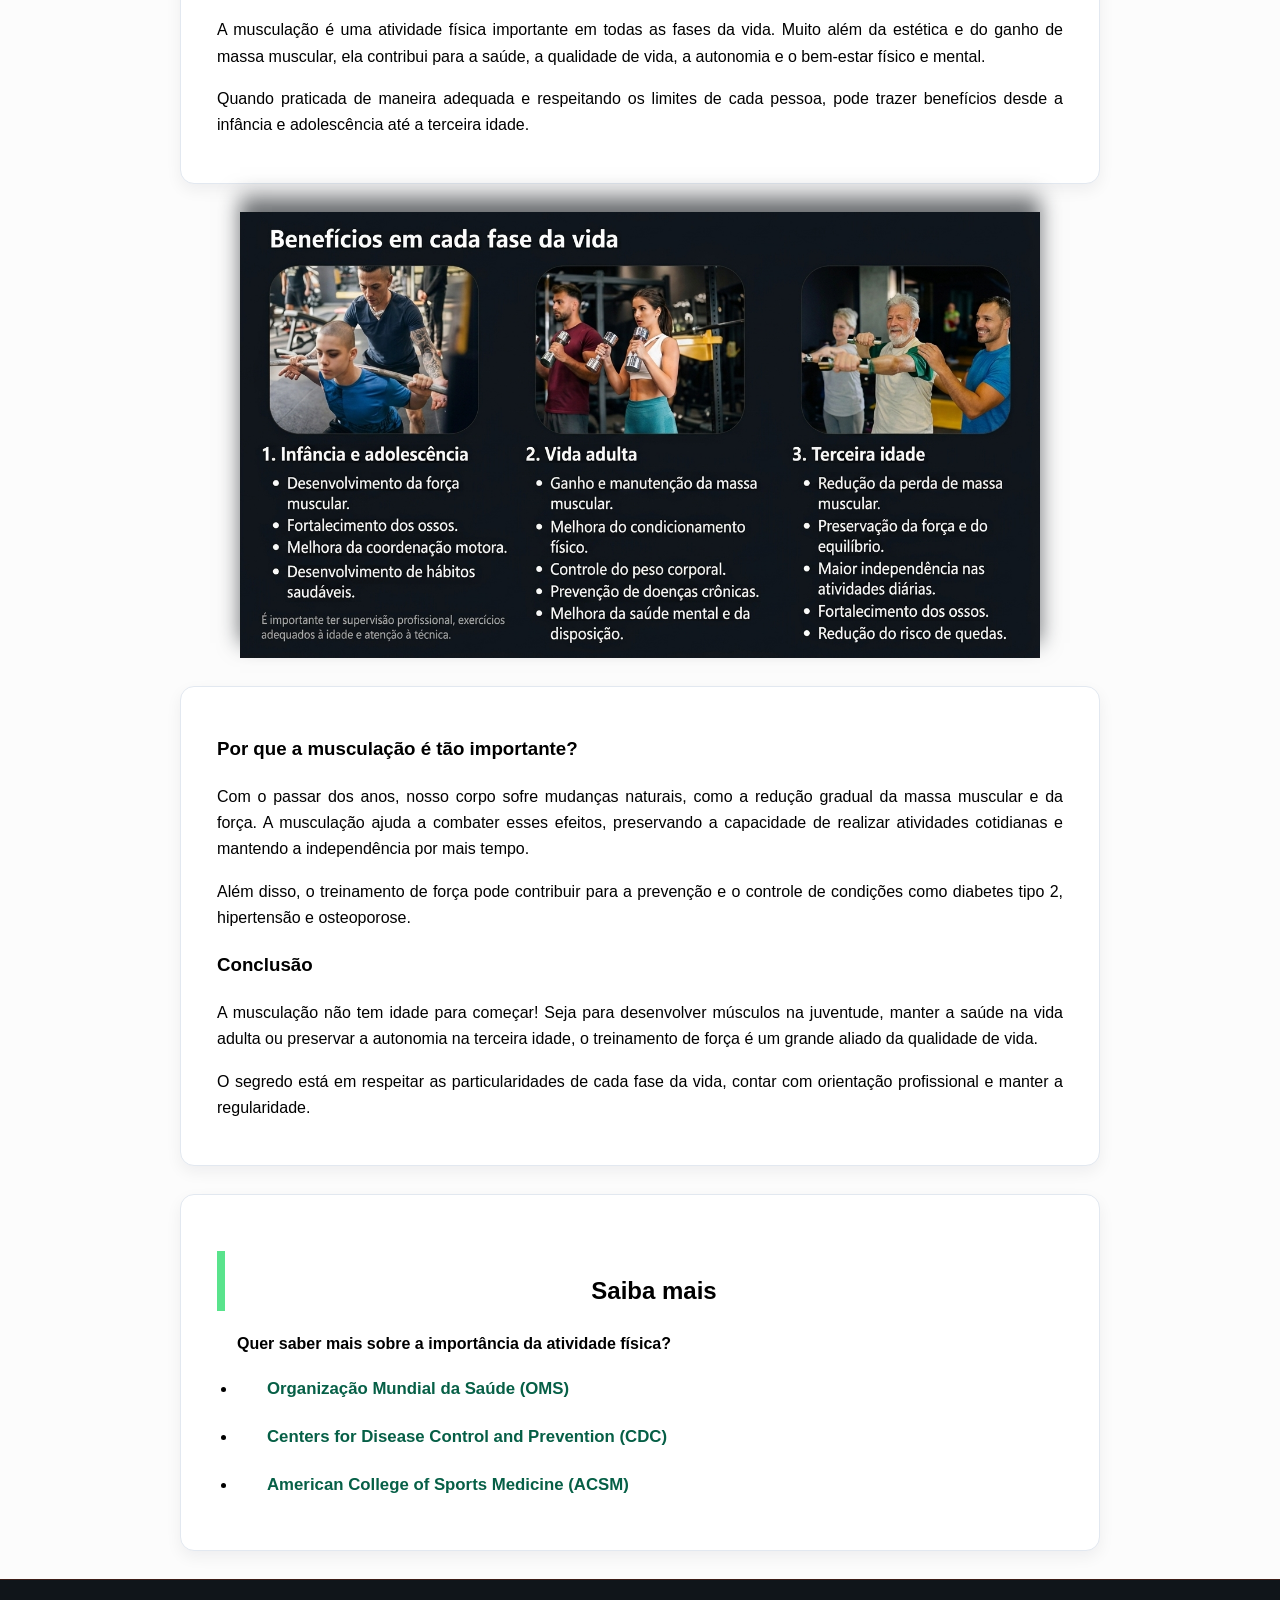
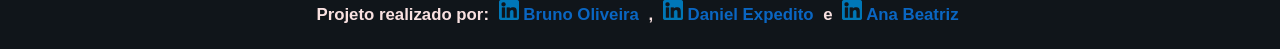
<file: pagina02.html>
<!DOCTYPE html>
<html lang="pt-br">
<head>
    <meta charset="UTF-8">
    <meta name="viewport" content="width=device-width, initial-scale=1.0">
    <title>Porque treinar?</title>
    <link rel="stylesheet" href="style.css">
</head>
<body class="pagina02">
    <header>
        <h1>FITLIFE</h1>
        <nav>
            <a href="index.html">Inicio</a>
            <a href="pagina01.html">Treinos</a>
            <a href="pagina03.html">Deficit Calórico</a>
            <a href="pagina04.html">Suplementos</a>
        </nav> <!--Cabeçalho-->
    </header>
    <main>
        <section>
            <div class="divMain">
                <h2>Porque devo começar a treinar?</h2>
                <p>Você deve começar a treinar porque cuidar do seu corpo é também cuidar da sua saúde, do seu bem-estar e da sua qualidade de vida. A prática regular de exercícios físicos ajuda a prevenir doenças, fortalecer os músculos, melhorar o condicionamento físico e proporcionar mais disposição para enfrentar a rotina.</p>
                <p>Além dos benefícios físicos, treinar também contribui para a saúde mental, ajudando a aliviar o estresse, melhorar o humor, aumentar a autoestima e proporcionar noites de sono melhores.</p>
                <p>Não importa se seu objetivo é ganhar massa muscular, perder gordura, melhorar sua aparência ou simplesmente ter uma vida mais saudável. O importante é dar o primeiro passo, respeitar seus limites e manter a consistência.</p>
            </div>
        </section>
        <section>
            <div class="divMain">
                <h2>Quais são os benefícios de começar a treinar?</h2>
                <p>Começar a treinar traz benefícios que vão muito além da estética. A prática regular de exercícios físicos contribui para a saúde do corpo e da mente, melhora a qualidade de vida e ajuda a desenvolver hábitos mais saudáveis.</p>
                <ol class="listas">
                    <p></p>
                    <li><strong>Ganho de massa muscular:</strong> estimula o crescimento e o fortalecimento dos músculos.</li>
                    <li><strong>Perda de gordura corporal:</strong> aumenta o gasto energético e, junto a uma alimentação equilibrada, ajuda a reduzir a gordura corporal.</li>
                    <li><strong>Melhora do condicionamento físico:</strong> aumenta a resistência e facilita a realização das atividades do dia a dia.</li>
                    <li><strong>Fortalecimento dos ossos:</strong> exercícios de resistência ajudam a manter a saúde óssea e reduzir a perda de massa óssea.</li>
                    <li><strong>Saúde cardiovascular:</strong> contribui para melhorar a circulação sanguínea e controlar a pressão arterial.</li>
                    <li><strong>Melhora da saúde mental:</strong> ajuda a reduzir o estresse, aliviar sintomas de ansiedade e melhorar o humor.</li>
                    <li><strong>Qualidade do sono:</strong> pode facilitar o sono e contribuir para noites mais tranquilas.</li>
                    <li><strong>Aumento da autoestima:</strong> alcançar objetivos e perceber a própria evolução pode melhorar a confiança.</li>
                    <li><strong>Mais disposição:</strong> melhora a capacidade física e pode proporcionar mais energia para as tarefas cotidianas.</li>
                    <li><strong>Prevenção de doenças:</strong> ajuda a reduzir o risco de doenças crônicas, como diabetes tipo 2 e doenças cardiovasculares.</li>
                </ol>
                <h3>Conclusão</h3>
                <p>Começar a treinar é um investimento na sua saúde e no seu futuro. Não é necessário começar com treinos intensos ou grandes objetivos. A constância, o respeito aos limites do corpo e a evolução gradual são os principais caminhos para alcançar resultados duradouros.</p>
            </div>
        </section>
        <section>
            <div class="divMain">
                <h2>A importância da musculação em todas as idades</h2>
                <p>A musculação é uma atividade física importante em todas as fases da vida. Muito além da estética e do ganho de massa muscular, ela contribui para a saúde, a qualidade de vida, a autonomia e o bem-estar físico e mental.</p>
                <p>Quando praticada de maneira adequada e respeitando os limites de cada pessoa, pode trazer benefícios desde a infância e adolescência até a terceira idade.</p>
            </div>
                <img src="imagens/pagina02/ImportanciaDeTreinar.jpg" alt="ImportanciaDeTreinar" class="imagensPag03">
            <div class="divMain">
                <h3>Por que a musculação é tão importante?</h3>
                <p>Com o passar dos anos, nosso corpo sofre mudanças naturais, como a redução gradual da massa muscular e da força. A musculação ajuda a combater esses efeitos, preservando a capacidade de realizar atividades cotidianas e mantendo a independência por mais tempo.</p>
                <p>Além disso, o treinamento de força pode contribuir para a prevenção e o controle de condições como diabetes tipo 2, hipertensão e osteoporose.</p>
                <h3>Conclusão</h3>
                <p>A musculação não tem idade para começar! Seja para desenvolver músculos na juventude, manter a saúde na vida adulta ou preservar a autonomia na terceira idade, o treinamento de força é um grande aliado da qualidade de vida.</p>
                <p>O segredo está em respeitar as particularidades de cada fase da vida, contar com orientação profissional e manter a regularidade.</p>
            </div>
        </section>
        <section>
            <div class="divMain">
                <h2>Saiba mais</h2>
                <ol class="listas">
                    <p>Quer saber mais sobre a importância da atividade física?</p>
                    <li><a href="https://www.who.int/news-room/fact-sheets/detail/physical-activity?utm_source=chatgpt.com" target="_blank" class="referencias">Organização Mundial da Saúde (OMS)</a></li>
                    <li><a href="https://www.cdc.gov/physical-activity-basics/benefits/?utm_source=chatgpt.com" target="_blank" class="referencias">Centers for Disease Control and Prevention (CDC)</a></li>
                    <li><a href="https://www.acsm.org/?utm_source=chatgpt.com" target="_blank" class="referencias">American College of Sports Medicine (ACSM)</a></li>
                </ol>
            </div>
        </section>
    </main>
    <footer>
        <div  class="creditos">
            <p> Projeto realizado por: 
                <a href="https://www.linkedin.com/in/bruno-oliveira-056923248/" target="_blank"><img src="imagens/paginaPrincipal/linkedin.png" alt="logo linkedin" height="20px"> Bruno Oliveira</a> , <a href="https://www.linkedin.com/in/daniel-expedito-7985722a0/" target="_blank"> <img src="imagens/paginaPrincipal/linkedin.png" alt="logo linkedin" height="20px"> Daniel Expedito</a>
                e  <a href="https://www.linkedin.com/in/ana-beatriz-01628368-unicap/" target="_blank"><img
                        src="imagens/paginaPrincipal/linkedin.png" alt="logo linkedin" height="20px"> Ana Beatriz</a>
            </p>
        </div>
    </footer>
</body>
</html>
</file>
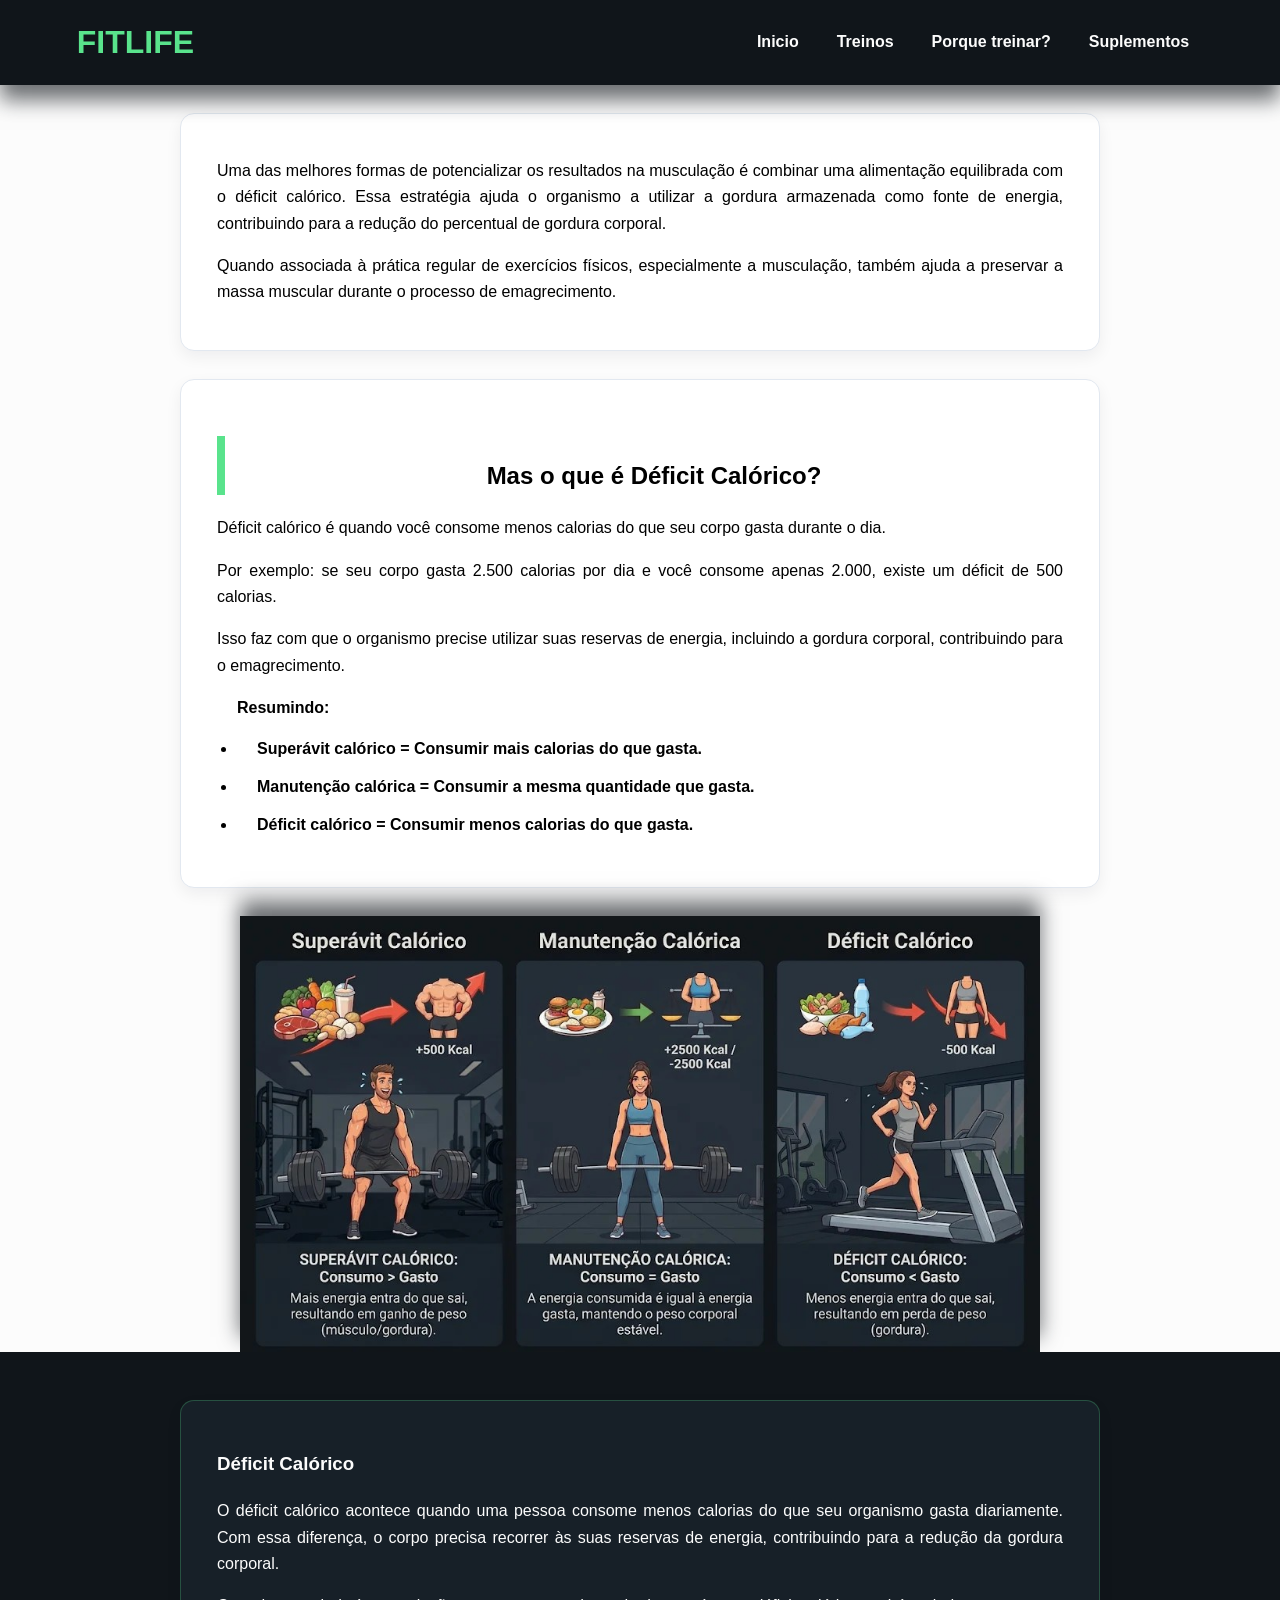
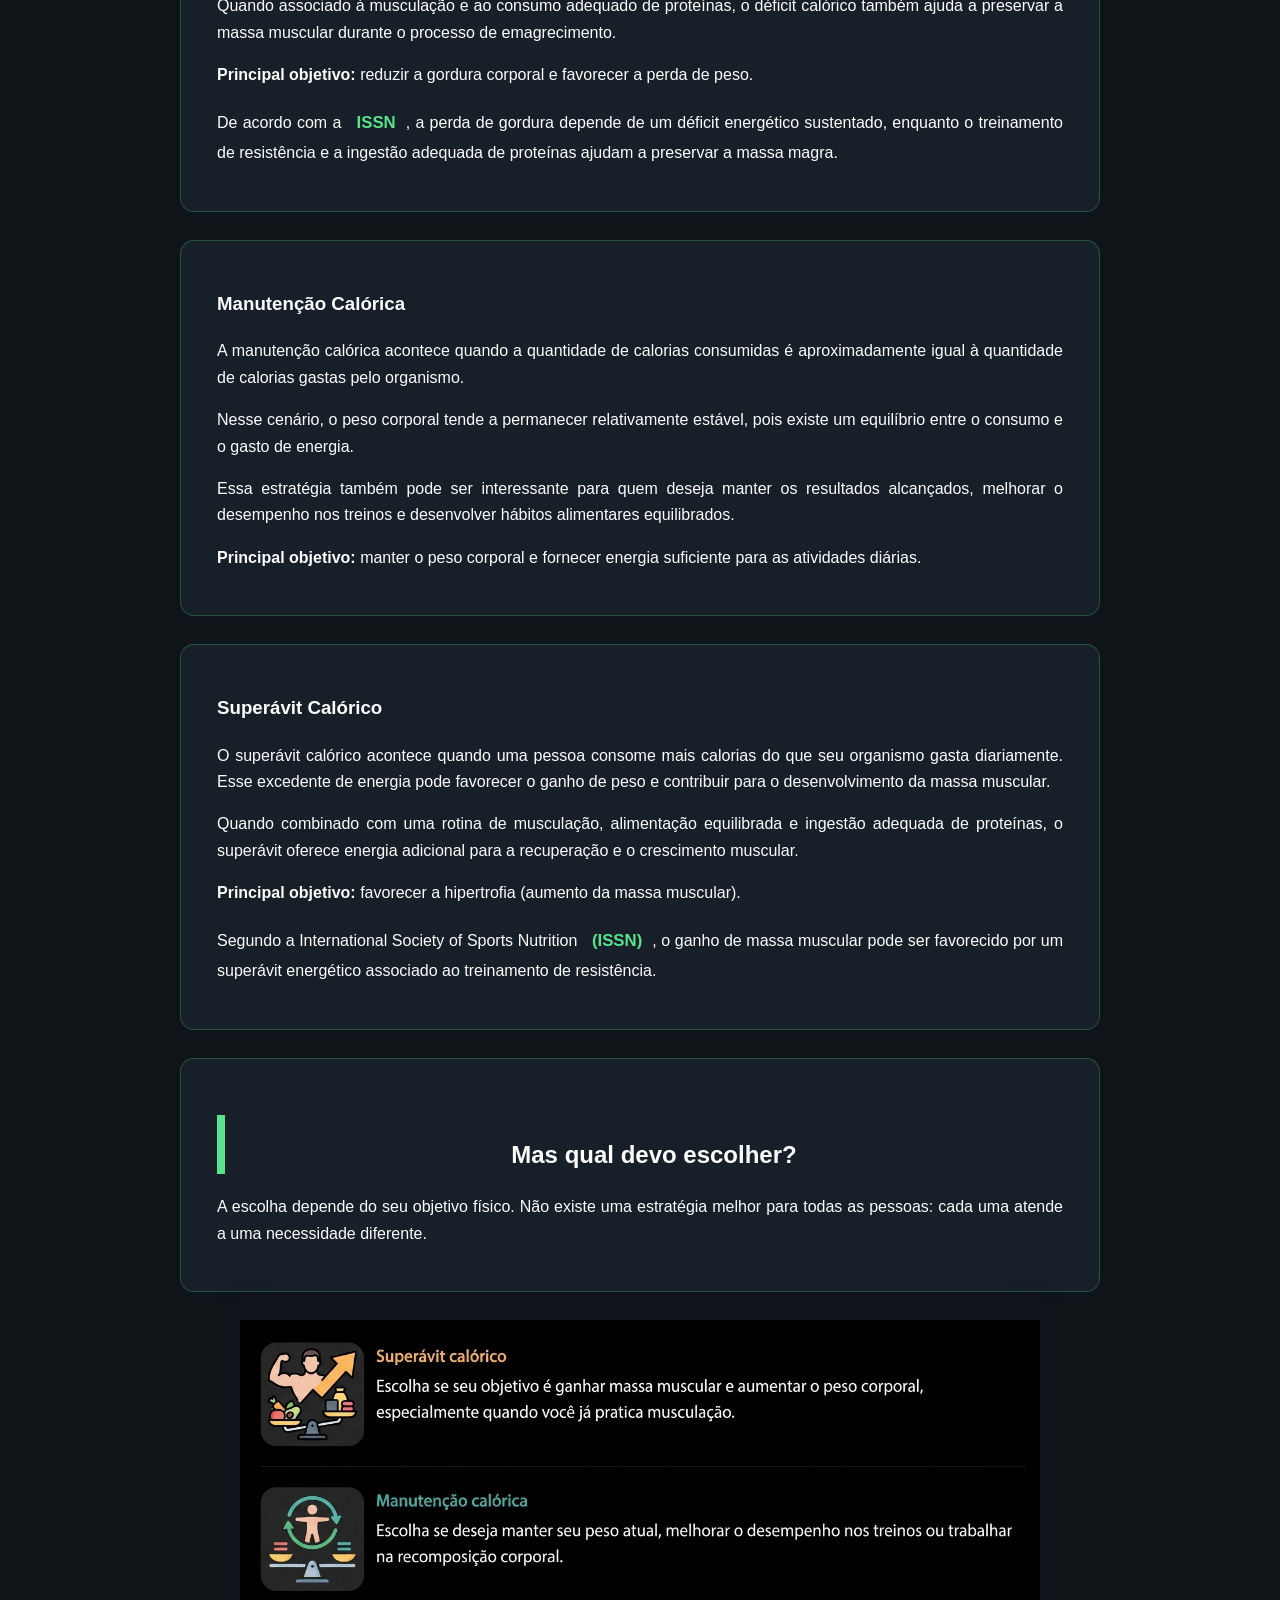
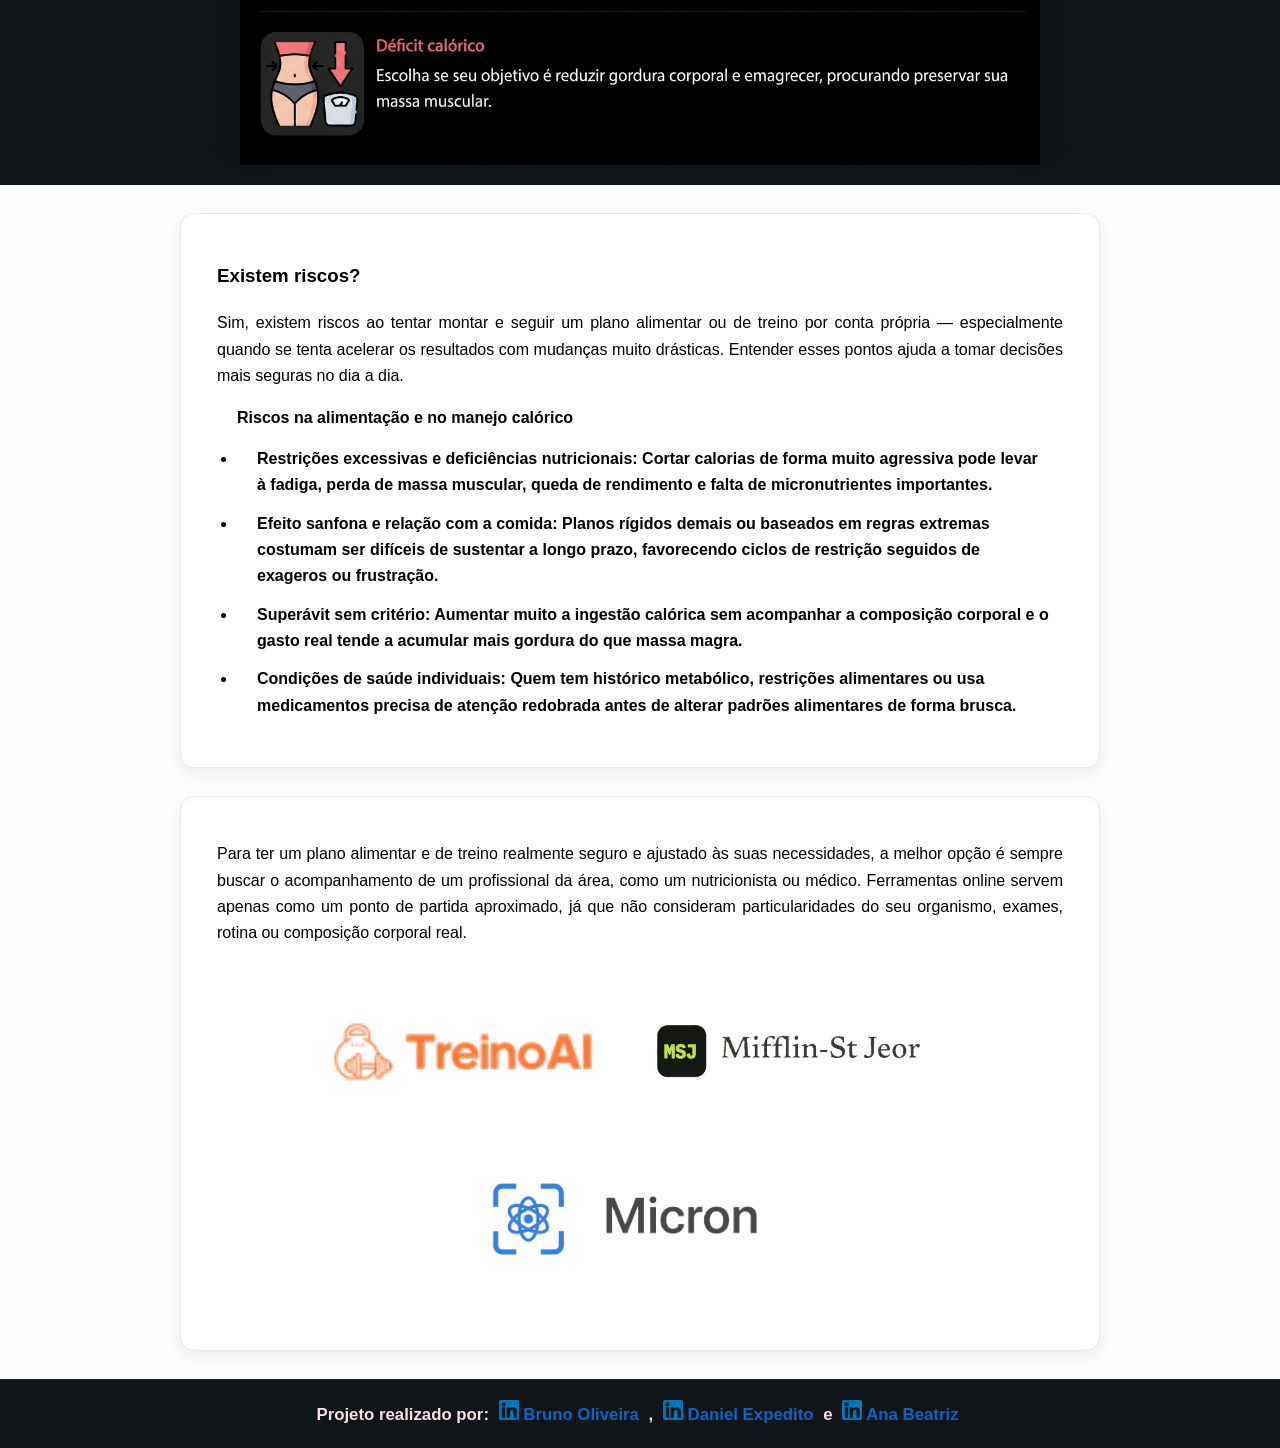
<file: pagina03.html>
<!DOCTYPE html>
<html lang="pt-br">
<head>
    <meta charset="UTF-8">
    <meta name="viewport" content="width=device-width, initial-scale=1.0">
    <title>Déficit Calórico</title>
    <link rel="stylesheet" href="style.css">
</head>
<body class="pagina03">
    <header>
        <h1>FITLIFE</h1>
        <nav>
            <a href="index.html">Inicio</a>
            <a href="pagina01.html">Treinos</a>
            <a href="pagina02.html">Porque treinar?</a>
            <a href="pagina04.html">Suplementos</a>
        </nav> <!--Cabeçalho-->
    </header>
    <main>
        <section>
            <div class="divMain">
                <p>Uma das melhores formas de potencializar os resultados na musculação é combinar uma alimentação equilibrada com o déficit calórico. Essa estratégia ajuda o organismo a utilizar a gordura armazenada como fonte de energia, contribuindo para a redução do percentual de gordura corporal.</p>
                <p>Quando associada à prática regular de exercícios físicos, especialmente a musculação, também ajuda a preservar a massa muscular durante o processo de emagrecimento.</p>
            </div>
        </section>
        <section>
            <div class="divMain">
                <h2>Mas o que é Déficit Calórico?</h2>
                <p>Déficit calórico é quando você consome menos calorias do que seu corpo gasta durante o dia.</p>
                <p>Por exemplo: se seu corpo gasta 2.500 calorias por dia e você consome apenas 2.000, existe um déficit de 500 calorias.</p>
                <p>Isso faz com que o organismo precise utilizar suas reservas de energia, incluindo a gordura corporal, contribuindo para o emagrecimento.</p>
                <ul class="listas">
                    <p>Resumindo:</p>
                    <li><strong>Superávit calórico</strong> = Consumir mais calorias do que gasta.</li>
                    <li><strong>Manutenção calórica</strong> = Consumir a mesma quantidade que gasta.</li>
                    <li><strong>Déficit calórico</strong> = Consumir menos calorias do que gasta.</li>
                </ul>
            </div>
                <div>
                    <img src="imagens/pagina03/dieta.jpg" alt="ilustração" class="imagensPag03">
                </div>
        </section>
        <section class="sessaoEscura">
            <div class="divMain">
                <h3>Déficit Calórico</h3>
                <p>O déficit calórico acontece quando uma pessoa consome menos calorias do que seu organismo gasta diariamente. Com essa diferença, o corpo precisa recorrer às suas reservas de energia, contribuindo para a redução da gordura corporal.</p>
                <p>Quando associado à musculação e ao consumo adequado de proteínas, o déficit calórico também ajuda a preservar a massa muscular durante o processo de emagrecimento.</p>
                <p><strong>Principal objetivo:</strong> reduzir a gordura corporal e favorecer a perda de peso.</p>
                <p>De acordo com a <a href="https://pubmed.ncbi.nlm.nih.gov/28630601/" target="_blank" class="referencias02">ISSN</a>, a perda de gordura depende de um déficit energético sustentado, enquanto o treinamento de resistência e a ingestão adequada de proteínas ajudam a preservar a massa magra.</p>
            </div>
            <div class="divMain">
                <h3>Manutenção Calórica</h3>
                <p>A manutenção calórica acontece quando a quantidade de calorias consumidas é aproximadamente igual à quantidade de calorias gastas pelo organismo.</p>
                <p>Nesse cenário, o peso corporal tende a permanecer relativamente estável, pois existe um equilíbrio entre o consumo e o gasto de energia.</p>
                <p>Essa estratégia também pode ser interessante para quem deseja manter os resultados alcançados, melhorar o desempenho nos treinos e desenvolver hábitos alimentares equilibrados.</p>
                <p><strong>Principal objetivo:</strong> manter o peso corporal e fornecer energia suficiente para as atividades diárias.</p>
            </div>
            <div class="divMain">
                <h3>Superávit Calórico</h3>
                <p>O superávit calórico acontece quando uma pessoa consome mais calorias do que seu organismo gasta diariamente. Esse excedente de energia pode favorecer o ganho de peso e contribuir para o desenvolvimento da massa muscular.</p>
                <p>Quando combinado com uma rotina de musculação, alimentação equilibrada e ingestão adequada de proteínas, o superávit oferece energia adicional para a recuperação e o crescimento muscular.</p>
                <p><strong>Principal objetivo:</strong> favorecer a hipertrofia (aumento da massa muscular).</p>
                <p>Segundo a International Society of Sports Nutrition <a href="https://pubmed.ncbi.nlm.nih.gov/28630601/" class="referencias02">(ISSN)</a>, o ganho de massa muscular pode ser favorecido por um superávit energético associado ao treinamento de resistência.</p>
            </div>
            <div class="divMain">
                <h2>Mas qual devo escolher?</h2>
                <p>A escolha depende do seu objetivo físico. Não existe uma estratégia melhor para todas as pessoas: cada uma atende a uma necessidade diferente.</p>
            </div>
            <div>
                <img src="imagens/pagina03/qualescolher.jpg" alt="ilustração" class="imagensPag03">
            </div>
        </section>
        <section>
            <div class="divMain">
                <h3>Existem riscos?</h3>
                <p>Sim, existem riscos ao tentar montar e seguir um plano alimentar ou de treino por conta própria — especialmente quando se tenta acelerar os resultados com mudanças muito drásticas. Entender esses pontos ajuda a tomar decisões mais seguras no dia a dia.</p>
                <ul class="listas">
                    <p>Riscos na alimentação e no manejo calórico</p>
                    <li><strong>Restrições excessivas e deficiências nutricionais:</strong> Cortar calorias de forma muito agressiva pode levar à fadiga, perda de massa muscular, queda de rendimento e falta de micronutrientes importantes.</li>
                    <li><strong>Efeito sanfona e relação com a comida:</strong> Planos rígidos demais ou baseados em regras extremas costumam ser difíceis de sustentar a longo prazo, favorecendo ciclos de restrição seguidos de exageros ou frustração.</li>
                    <li><strong>Superávit sem critério:</strong> Aumentar muito a ingestão calórica sem acompanhar a composição corporal e o gasto real tende a acumular mais gordura do que massa magra.</li>
                    <li><strong>Condições de saúde individuais:</strong> Quem tem histórico metabólico, restrições alimentares ou usa medicamentos precisa de atenção redobrada antes de alterar padrões alimentares de forma brusca.</li>
                </ul>
            </div>
        </section>
        <div class="divMain">
            <p>Para ter um plano alimentar e de treino realmente seguro e ajustado às suas necessidades, a melhor opção é sempre buscar o acompanhamento de um profissional da área, como um nutricionista ou médico. Ferramentas online servem apenas como um ponto de partida aproximado, já que não consideram particularidades do seu organismo, exames, rotina ou composição corporal real.</p>
            <div class="grandesMarcas">
                <a href="https://www.treinoai.com.br/" target="_blank"><img src="imagens/pagina03/TreinoAI - logo.webp" alt="TreinoAI-logo"></a>
                <a href="https://mifflinstjeor.com/pt/" target="_blank"><img src="imagens/pagina03/MifflinSt Jeor-logo.jpg" alt="mifflinstjeor-logo"></a>
                <a href="https://www.micron-app.com/pt"><img src="imagens/pagina03/Micron-logo_nobg.png" alt="Micron-logo"></a>
            </div>
        </div>
    </main>
    <footer>
        <div class="creditos">
            <p> Projeto realizado por: 
                <a href="https://www.linkedin.com/in/bruno-oliveira-056923248/" target="_blank"><img src="imagens/paginaPrincipal/linkedin.png" alt="logo linkedin" height="20px"> Bruno Oliveira</a> , <a href="https://www.linkedin.com/in/daniel-expedito-7985722a0/" target="_blank"> <img src="imagens/paginaPrincipal/linkedin.png" alt="logo linkedin" height="20px"> Daniel Expedito</a>
                e  <a href="https://www.linkedin.com/in/ana-beatriz-01628368-unicap/" target="_blank"><img
                        src="imagens/paginaPrincipal/linkedin.png" alt="logo linkedin" height="20px"> Ana Beatriz</a>
            </p>
        </div>
    </footer>
</body>
</html>
</file>
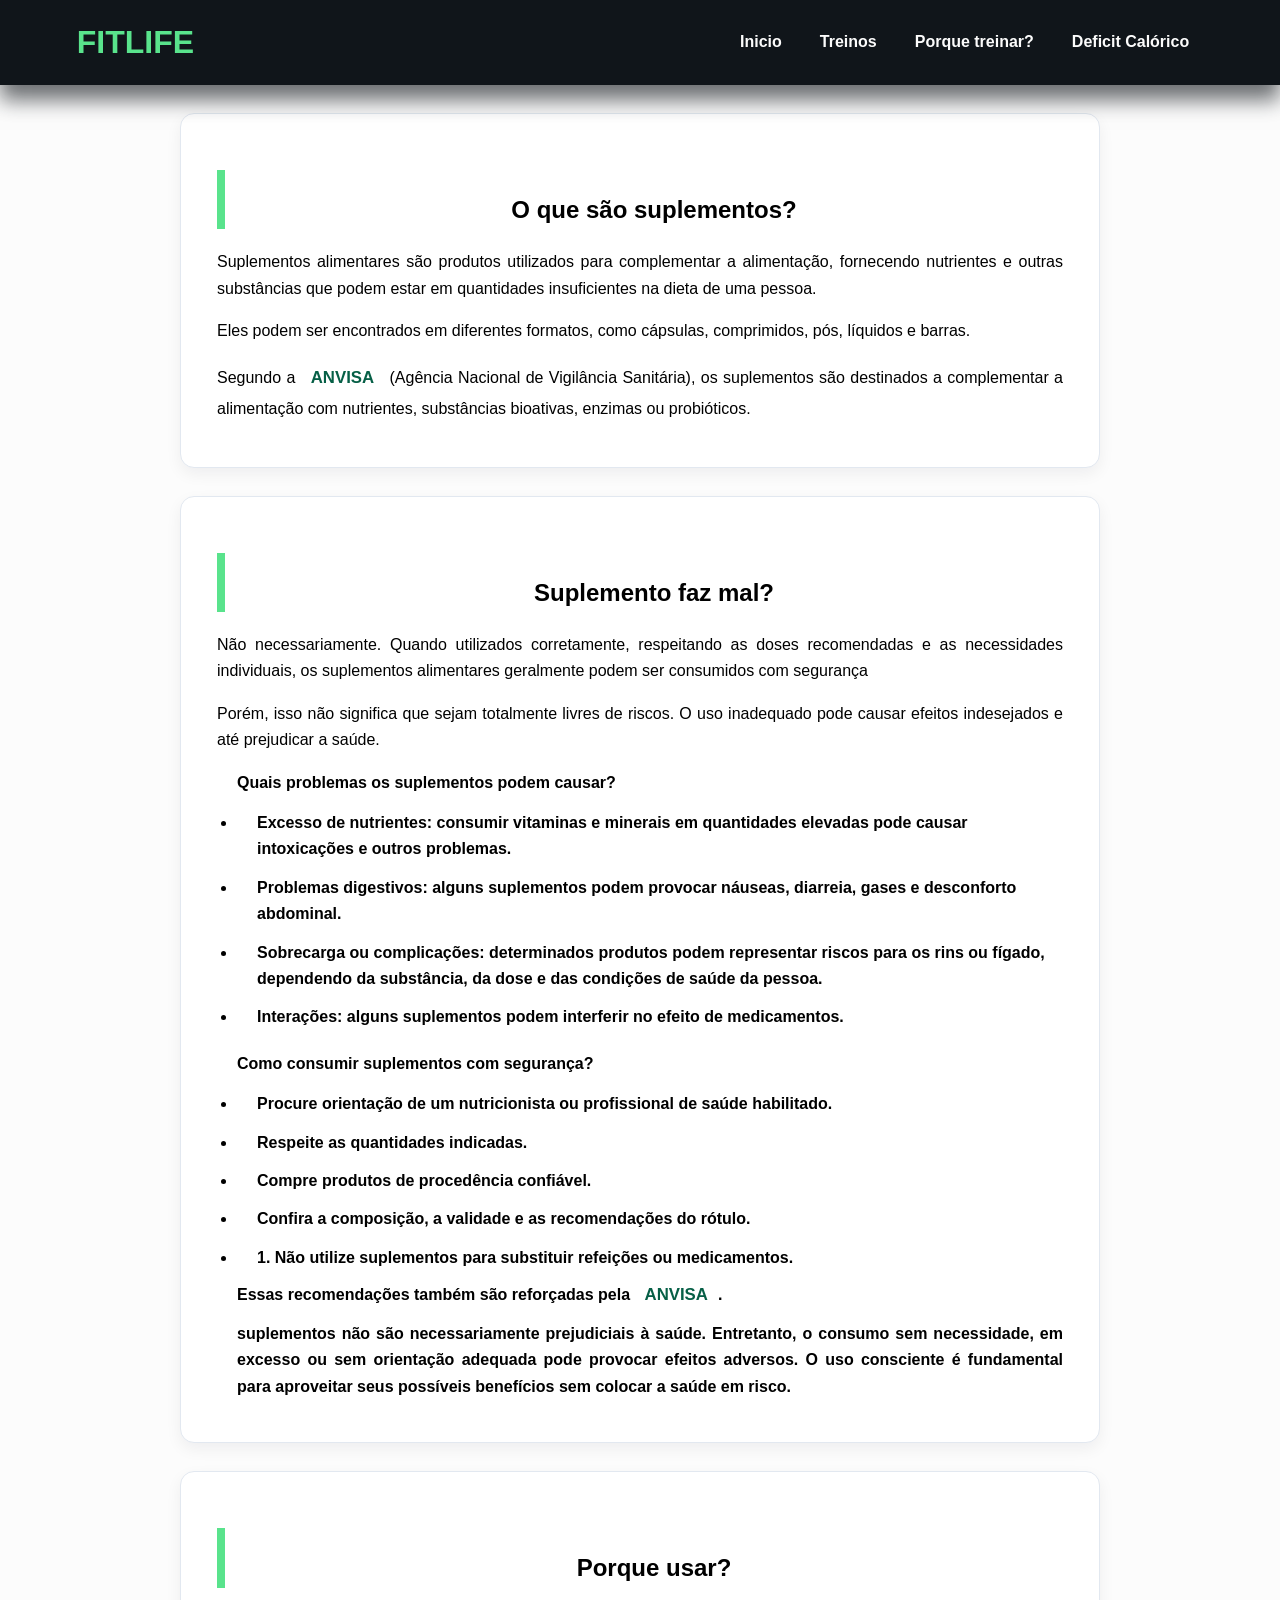
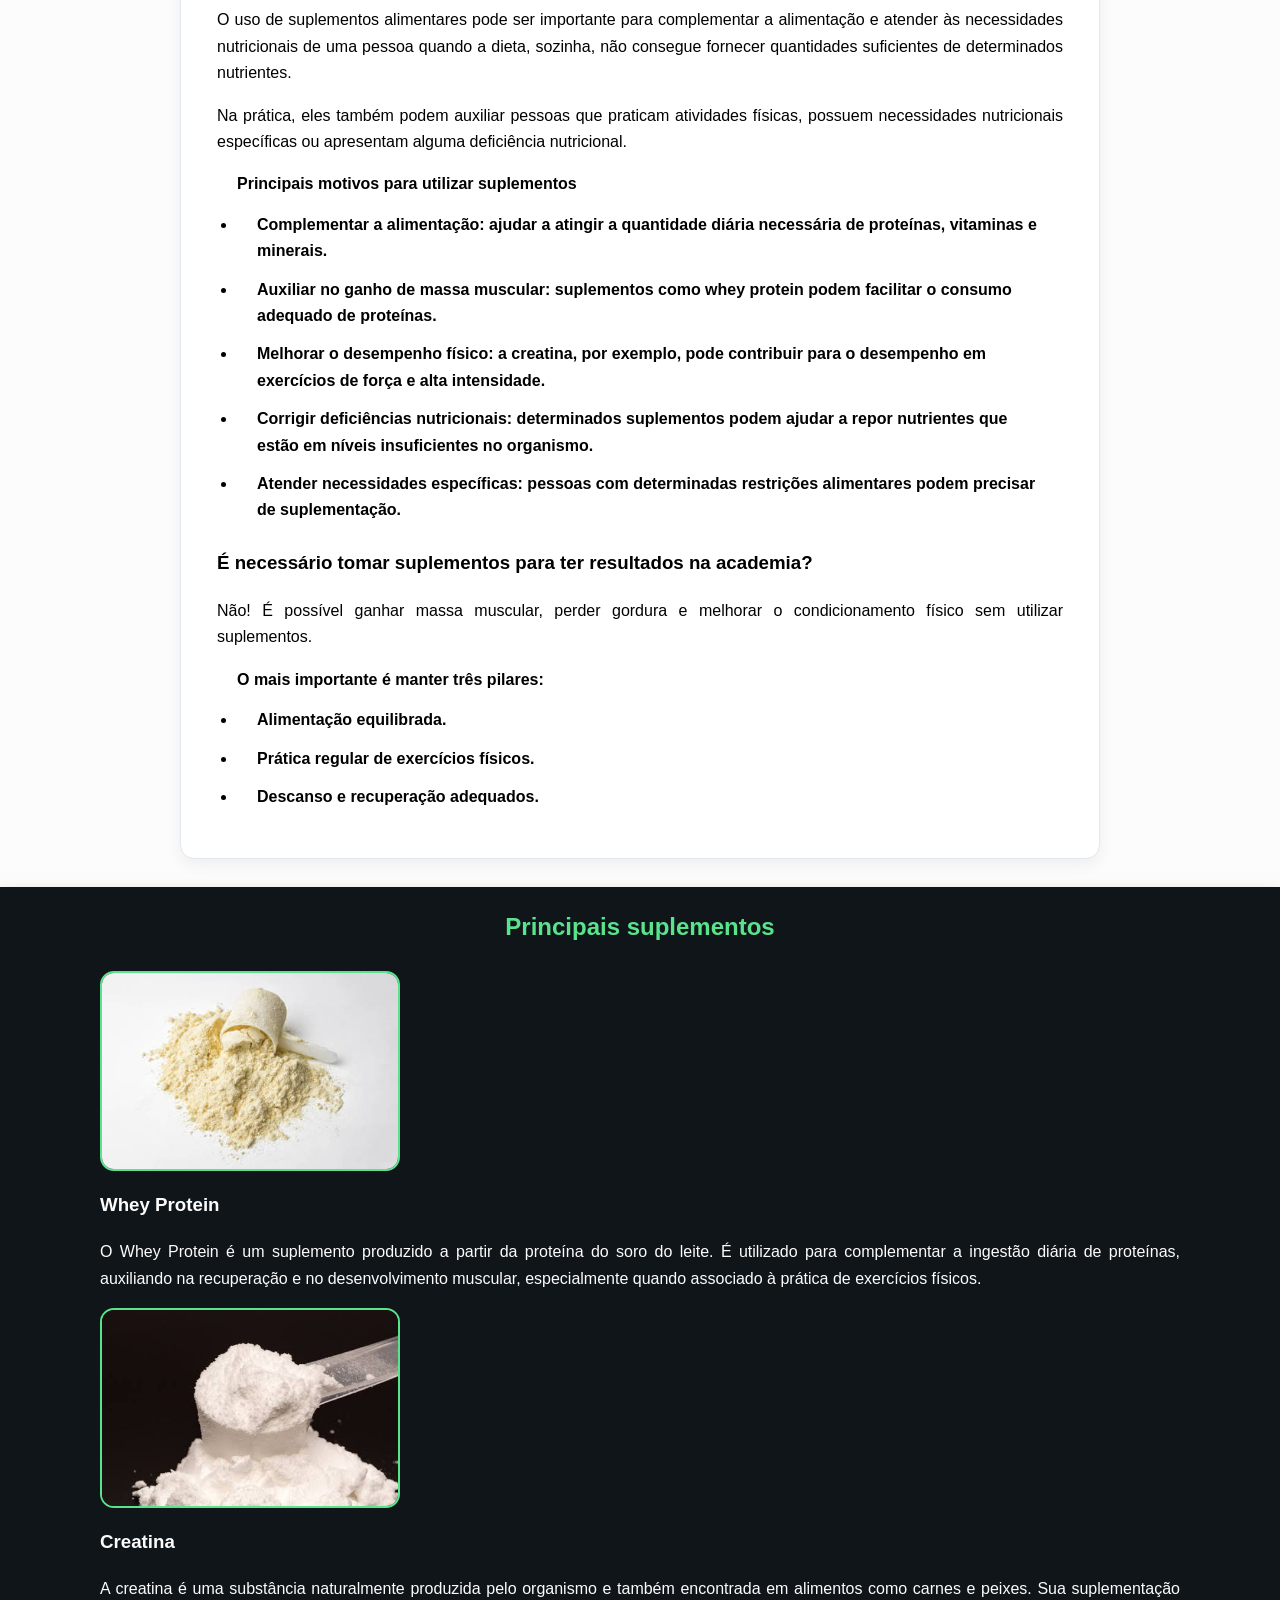
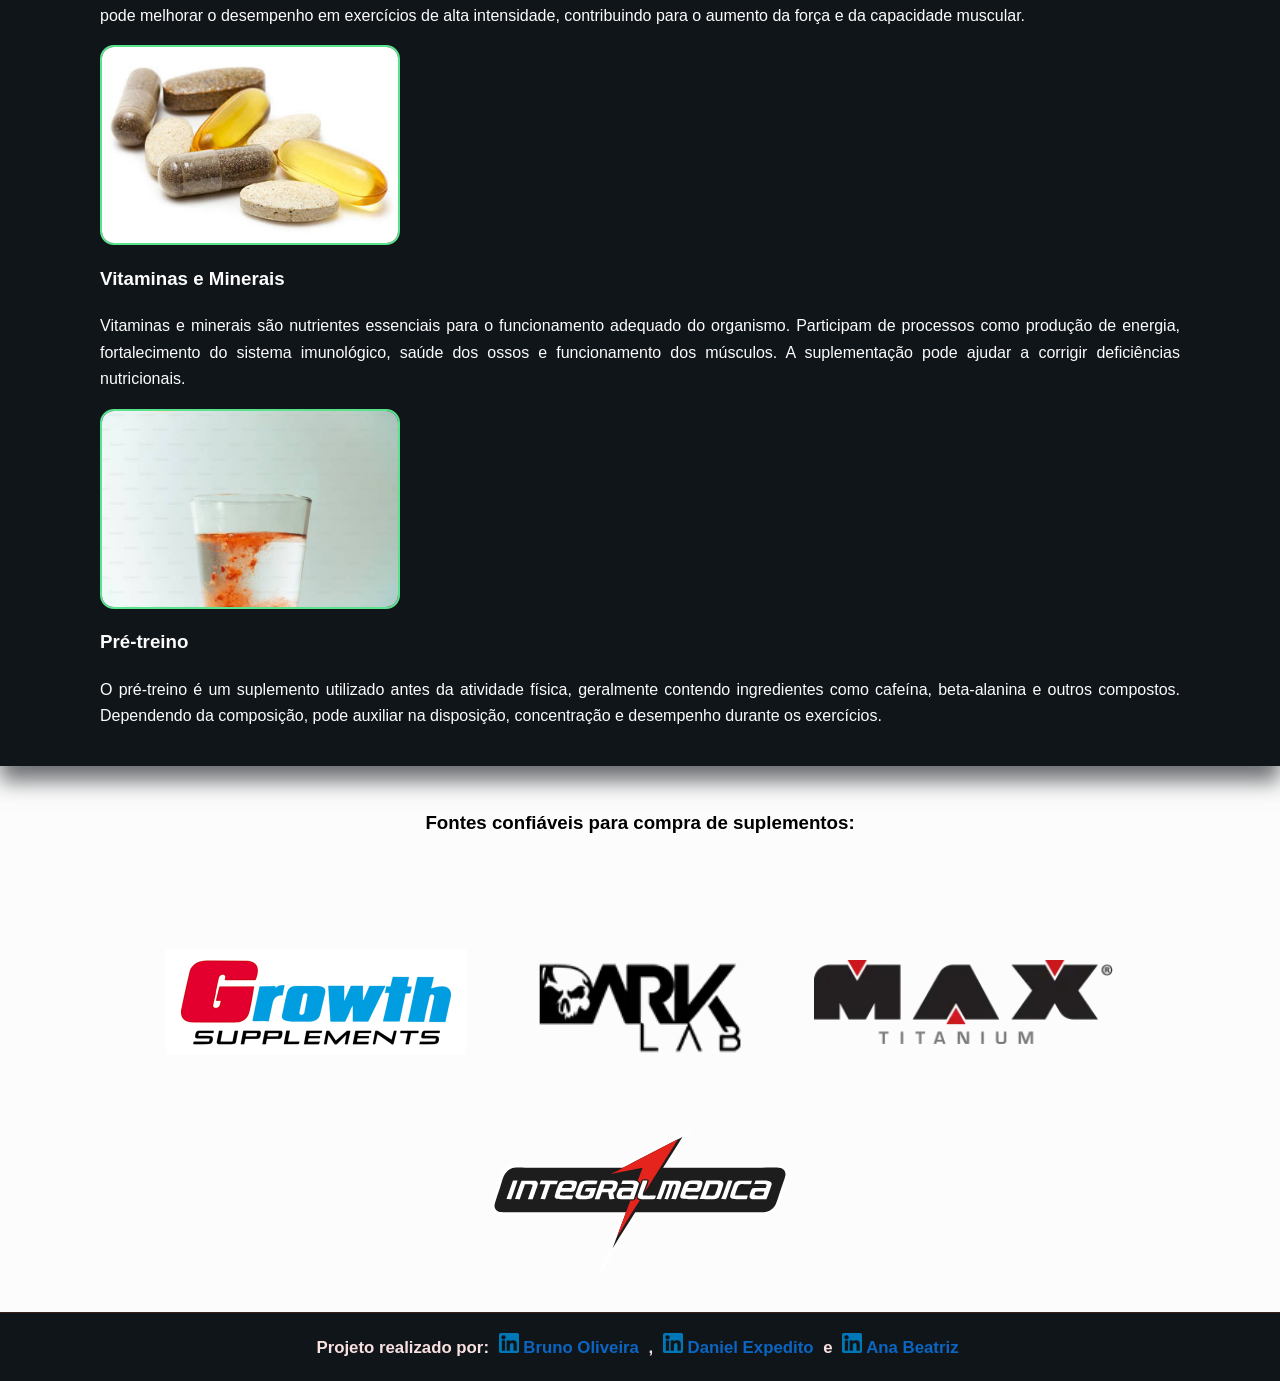
<file: pagina04.html>
<!DOCTYPE html>
<html lang="pt-br">
<head>
    <meta charset="UTF-8">
    <meta name="viewport" content="width=device-width, initial-scale=1.0">
    <title>Suplementos</title>
    <link rel="stylesheet" href="style.css">
</head>
<body class="pagina04">
    <header>
        <h1>FITLIFE</h1>
        <nav>
            <a href="index.html">Inicio</a>
            <a href="pagina01.html">Treinos</a>
            <a href="pagina02.html">Porque treinar?</a>
            <a href="pagina03.html">Deficit Calórico</a>
        </nav> <!--Cabeçalho-->
    </header>
    <main>
        <section> 
            <div class="divMain">
                <h2>O que são suplementos?</h2>
                <p>Suplementos alimentares são produtos utilizados para complementar a alimentação, fornecendo nutrientes e outras substâncias que podem estar em quantidades insuficientes na dieta de uma pessoa.</p>
                <p>Eles podem ser encontrados em diferentes formatos, como cápsulas, comprimidos, pós, líquidos e barras.</p>
                <p>Segundo a <a href="https://www.gov.br/anvisa/pt-br/assuntos/alimentos/suplementos-alimentares/perguntas-frequentes/?utm_source=chatgpt.com&activeAccordion=d05c380b-c571-476f-91ea-a7da1a336ab2" target="_blank" class="referencias">ANVISA</a> (Agência Nacional de Vigilância Sanitária), os suplementos são destinados a complementar a alimentação com nutrientes, substâncias bioativas, enzimas ou probióticos.</p>
            </div>
            <div class="divMain">
                <h2>Suplemento faz mal?</h2>
                <p>Não necessariamente. Quando utilizados corretamente, respeitando as doses recomendadas e as necessidades individuais, os suplementos alimentares geralmente podem ser consumidos com segurança</p>
                <p>Porém, isso não significa que sejam totalmente livres de riscos. O uso inadequado pode causar efeitos indesejados e até prejudicar a saúde.</p>
                <ul class="listas">
                    <p>Quais problemas os suplementos podem causar?</p>
                    <li><strong>Excesso de nutrientes:</strong> consumir vitaminas e minerais em quantidades elevadas pode causar intoxicações e outros problemas.</li>
                    <li><strong>Problemas digestivos:</strong> alguns suplementos podem provocar náuseas, diarreia, gases e desconforto abdominal.</li>
                    <li><strong>Sobrecarga ou complicações:</strong> determinados produtos podem representar riscos para os rins ou fígado, dependendo da substância, da dose e das condições de saúde da pessoa.</li>
                    <li><strong>Interações:</strong> alguns suplementos podem interferir no efeito de medicamentos.</li>
                </ul>
                <ol class="listas">
                    <p>Como consumir suplementos com segurança?</p>
                    <li>Procure orientação de um nutricionista ou profissional de saúde habilitado.</li>
                    <li>Respeite as quantidades indicadas.</li>
                    <li>Compre produtos de procedência confiável.</li>
                    <li>Confira a composição, a validade e as recomendações do rótulo.</li>
                    <li>1. Não utilize suplementos para substituir refeições ou medicamentos.</li>
                    <p>Essas recomendações também são reforçadas pela <a href="https://www.gov.br/anvisa/pt-br/assuntos/alimentos/suplementos-alimentares/suplemento-alimentar-o-que-voce-precisa-saber-para-usar-com-seguranca-1?utm_source=chatgpt.com" target="_blank" class="referencias">ANVISA</a>.</p>
                    <p>suplementos não são necessariamente prejudiciais à saúde. Entretanto, o consumo sem necessidade, em excesso ou sem orientação adequada pode provocar efeitos adversos. O uso consciente é fundamental para aproveitar seus possíveis benefícios sem colocar a saúde em risco.</p>
                </ol>
            </div>
            <div class="divMain">
                <h2>Porque usar?</h2>
                <p>O uso de suplementos alimentares pode ser importante para complementar a alimentação e atender às necessidades nutricionais de uma pessoa quando a dieta, sozinha, não consegue fornecer quantidades suficientes de determinados nutrientes.</p>
                <p>Na prática, eles também podem auxiliar pessoas que praticam atividades físicas, possuem necessidades nutricionais específicas ou apresentam alguma deficiência nutricional.</p>
                <ol class="listas">
                    <p>Principais motivos para utilizar suplementos</p>
                    <li><strong>Complementar a alimentação:</strong> ajudar a atingir a quantidade diária necessária de proteínas, vitaminas e minerais.</li>
                    <li><strong>Auxiliar no ganho de massa muscular:</strong> suplementos como whey protein podem facilitar o consumo adequado de proteínas.</li>
                    <li><strong>Melhorar o desempenho físico:</strong> a creatina, por exemplo, pode contribuir para o desempenho em exercícios de força e alta intensidade.</li>
                    <li><strong>Corrigir deficiências nutricionais:</strong> determinados suplementos podem ajudar a repor nutrientes que estão em níveis insuficientes no organismo.</li>
                    <li><strong>Atender necessidades específicas:</strong> pessoas com determinadas restrições alimentares podem precisar de suplementação.</li>
                </ol>
                <h3>É necessário tomar suplementos para ter resultados na academia?</h3>
                <p>Não! É possível ganhar massa muscular, perder gordura e melhorar o condicionamento físico sem utilizar suplementos.</p>
                <ul class="listas">
                    <p>O mais importante é manter três pilares:</p>
                    <li>Alimentação equilibrada.</li>
                    <li>Prática regular de exercícios físicos.</li>
                    <li>Descanso e recuperação adequados.</li>
                </ul>
            </div>
            <div class="principaisSuplementos">
                <h2>Principais suplementos</h2>
                <div>
                    <img src="imagens/pagina04/wheyprotein.jpg" alt="Whey Protein">
                    <h3>Whey Protein</h3>
                    <p>O Whey Protein é um suplemento produzido a partir da proteína do soro do leite. É utilizado para complementar a ingestão diária de proteínas, auxiliando na recuperação e no desenvolvimento muscular, especialmente quando associado à prática de exercícios físicos.</p>
                </div>
                <div>
                    <img src="imagens/pagina04/creatina.jpg" alt="creatina">
                    <h3>Creatina</h3>
                    <p>A creatina é uma substância naturalmente produzida pelo organismo e também encontrada em alimentos como carnes e peixes. Sua suplementação pode melhorar o desempenho em exercícios de alta intensidade, contribuindo para o aumento da força e da capacidade muscular.</p>
                </div>
                <div>
                    <img src="imagens/pagina04/vitaminas.jpg" alt="Vitaminas e Minerais">
                    <h3>Vitaminas e Minerais</h3>
                    <p>Vitaminas e minerais são nutrientes essenciais para o funcionamento adequado do organismo. Participam de processos como produção de energia, fortalecimento do sistema imunológico, saúde dos ossos e funcionamento dos músculos. A suplementação pode ajudar a corrigir deficiências nutricionais.</p>
                </div>
                <div>
                    <img src="imagens/pagina04/pretreino.jpg" alt="Pré-treino">
                    <h3>Pré-treino</h3>
                    <p>O pré-treino é um suplemento utilizado antes da atividade física, geralmente contendo ingredientes como cafeína, beta-alanina e outros compostos. Dependendo da composição, pode auxiliar na disposição, concentração e desempenho durante os exercícios.</p>
                </div>
            </div>
            <div class="grandesMarcas">
                <h3>Fontes confiáveis para compra de suplementos:</h3>
                <div><a href="https://www.gsuplementos.com.br/" target="_blank"><img src="imagens/pagina04/growth-logo.png" alt="growth-logo"></a></div>
                <div><a href="https://darklabsuplementos.com.br/" target="_blank"><img src="imagens/pagina04/darklab logo.avif" alt="darklab-logo"></a></div>
                <div><a href="https://www.maxtitanium.com.br/" target="_blank"><img src="imagens/pagina04/maxtitanium-logo.webp" alt="maxtitanium-logo"></a></div>
                <div><a href="https://www.integralmedica.com.br/" target="_blank"><img src="imagens/pagina04/integralmedica-logo.svg" alt="integralmedica-logo"></a></div>
            </div>
        </section>
    </main>
    <footer>
        <div  class="creditos">
            <p> Projeto realizado por: 
                <a href="https://www.linkedin.com/in/bruno-oliveira-056923248/" target="_blank"><img src="imagens/paginaPrincipal/linkedin.png" alt="logo linkedin" height="20px"> Bruno Oliveira</a> , <a href="https://www.linkedin.com/in/daniel-expedito-7985722a0/" target="_blank"> <img src="imagens/paginaPrincipal/linkedin.png" alt="logo linkedin" height="20px"> Daniel Expedito</a>
                e  <a href="https://www.linkedin.com/in/ana-beatriz-01628368-unicap/" target="_blank"><img
                        src="imagens/paginaPrincipal/linkedin.png" alt="logo linkedin" height="20px"> Ana Beatriz</a>
            </p> 
        </div>
    </footer>
</body>
</html>
</file>
<file: style.css>
*, *::before, *::after {
    box-sizing: border-box;
}

body,
body.pagina01,
body.pagina02,
body.pagina03,
body.pagina04 { /* PAGINA PRINCIPAL 01*/
    background-color: #FCFCFC;
    margin: 0;
    text-align: left;
    font-family: Arial, Helvetica, sans-serif;
    font-size: 1em;
    line-height: 1.65;
}

header {
    background-color: #10151A;
    color: #FCFCFC;
    padding: 16px 6%;
    display: flex;
    flex-wrap: wrap;
    align-items: center;
    justify-content: space-between;
    gap: 16px;
    position: sticky;
    top: 0;
    z-index: 50;
    box-shadow: 0px 15px 20px #10151a9c;
}

header > h1 {
    margin: 0;
    color: #59e38c;
}

header > nav {
    display: flex;
    flex-wrap: wrap;
    align-items: center;
    gap: 10px;
}

header > nav > a {
    text-decoration: none;
    color: #FCFCFC;
    font-weight: bold;
    padding: 8px 14px;
    border-radius: 30px;
    transition:background-color 0.2s ease, color 0.2s ease;
}

header > nav > a:hover {
    color: #59E38C;
    background-color: #59e38c4f;
    padding: 10px;
    border-radius: 30px;
}

#textoimagem {
    
    background-image: linear-gradient(120deg, rgba(16, 21, 26, 0.88), rgba(16, 21, 26, 0.72)),
        url(imagens/paginaPrincipal/fundo.jpg);
    background-size: cover;
    background-repeat: no-repeat;
    background-position: bottom;
    box-shadow: 0px 15px 20px #10151a9c;
    padding: 64px 6%;
}

.verde {
    color: #59E38C;
    font-weight: bold;
}

#textoimagem > h2 {
    font-size: 2.8rem;
    line-height: 1.2;
    margin: 12px 0 18px 0;
    max-width: 720px;
}

#textoimagem > p {
    margin: 0 0 22px 0;
    max-width: 640px;
}

.branco {
    color: #FCFCFC;
}

.botao {
    background-color: #59E38C;
    padding: 10px;
    border-radius: 5px;
    margin-bottom: 50px;
}

.botao:hover {
    background-color: #FCFCFC;
    color: #10151A;
    transform: translateY(-2px);
    font-weight: bolder;
}

#icones {
    padding: 48px 6% 24px 6%;
    display: flex;
    flex-wrap: wrap;
    gap: 20px;
    text-align: center;
}

.imagens {
    background-color: hsl(142, 84%, 60%);
    border-radius: 20px;
    padding: 10px;
    box-shadow: 5px 5px 15px #10151a6b;
}

#icones .imagens {
    width: 60px;
    height: 60px;
    object-fit: contain;
    display: block;
    margin: 0 auto 12px auto;
}

#icones > div > p {
    margin: 0 0 8px 0;
    color: #1E293B;
}

#icones > div{
    margin: auto;
    background-color: #f0ecec;
    border: 1px solid #80a8dd;
    border-radius: 14px;
    padding: 20px 16px;
    box-shadow: 0 4px 12px rgba(16, 21, 26, 0.06);
}

#navegacao {
    padding: 24px 6% 56px 6%;
    display: flex;
    justify-content: space-between;
    flex-wrap: wrap;
    gap: 24px;
    text-align: center;
}

#navegacao > div {
    background-color: #FFFFFF;
    border: 1px solid #134281;
    border-radius: 14px;
    padding: 20px;
    display: flex;
    flex-direction: column;
    align-items: center;
    text-align: center;
    width: 30%;
    box-shadow: 0 6px 16px rgba(16, 21, 26, 0.08);
    
}


#navegacao .imagens {
    width: 100%;
    align-content: center;
    height: 180px;
    object-fit: cover;
    padding: 0;
    margin-bottom: 20px;
}

#navegacao > div > p > a {
    display: block;
    text-decoration: none;
    color: #065F46;
    font-weight: bold;
    font-size: 1.05rem;
    padding: 8px 16px;
    border-radius: 30px;
    background-color: #ECFDF5;
    transition: background-color 0.2s ease, color 0.2s ease, transform 0.2s ease;
}

#navegacao > div > p > a:hover {
    color: #FCFCFC;
    background-color: #10151A;
    padding: 10px;
    border-radius: 30px;   
}

#forms {
    background-image:
    linear-gradient(120deg, rgba(16, 21, 26, 0.9), rgba(16, 21, 26, 0.78)),
     url(imagens/paginaPrincipal/fundo.jpg);    
    color: #FCFCFC;
    font-weight: bold;
    text-align: center;
    padding: 48px 6%;
    background-size: cover;
    background-position: center;
    box-shadow: 0px -15px 20px #10151a9c;
}

#forms > h3 {
    padding-top: 0;
    font-size: 1.85rem;
    margin-top: 90px;
    color: #2fd992;
}

.forms {
    background-color: #10151A;
    width: 400px;
    height: 377px;
    margin: auto;
    padding-top: 10px;
    padding-bottom: 10px;
    border-radius: 30px;
    border: 1px solid rgba(66, 236, 128, 0.3);
    box-shadow: 0 12px 24px rgba(86, 132, 179, 0.2);
}

.forms > h3 {
    margin: 0 0 16px 0;
    color: #59E38C;
}

.label {
    display: block;
    margin-bottom: 2px;
    color: #dff3e3;
}

.input {
    width: 300px;
    height: 35px;
    font-size: 16px;
    padding: 5px;
    display: block;
    margin: auto;
    margin-bottom: 15px;
    border-radius: 12px;
}



#formulario > .botao {
    width: 100%;
    text-align: center;
    margin-top: 6px;
}

.creditos {
    text-align: center;
    background-color: #10151A;
    padding: 20px 6%;
    color: #f9e1e1;
    font-weight: bold;
    font-size: 1.05rem;
    border-top: 1px solid rgba(242, 65, 15, 0.2);
}

.creditos > p {
    margin: 0px;
}

.creditos > p > a {
    color: #0A66C2;
    text-decoration: none;
    padding-left: 5px;
    padding-right: 5px;
}

.creditos > p > a:hover {
    color: #10151A;
    background-color: #eedada;
    padding: 10px;
    border-radius: 30px;
}

.tabelas {
    border: 1px solid black;
    border-radius: 8px;
    text-align: center;
    width: 100%;
    background-color: #f0f5f3;
    overflow-x: hidden;
    box-shadow: 5px 5px 15px #10151a6b;
    border-collapse: collapse;
}

.tabelas > thead > tr > th {
    color: #FCFCFC;
    background-color: #10151A;
    padding: 14px 16px;
    text-align: left;
    font-weight: bold;
    text-transform: uppercase;
    font-weight: 700;
    border-bottom: 1px solid #E2E8F0;
}

.tabelas td {
    padding: 12px 14px;
    text-align: left;
    border-bottom: 1px solid #2668bf;
}

.tabelas tr:nth-child(even) td {
    background-color: #58eda04f;
}

.tabelas tbody tr:hover td {
    background-color: rgba(89, 237, 30, 0.393);
}

.iniciante > div,
.intermediario > div,
.avancado > div {
    padding-bottom: 25px;
}

.iniciante > div > P,
.intermediario > div > P,
.avancado > div > div > P {
    text-align: justify;
    padding-left: 10px;
    font-size: 1.25rem;
    font-weight: 600;


}
.iniciante > div > h1,
.intermediario > div > h1,
.avancado > div > div > h1 {
    margin-top: 0;
    padding-top: 15px;
    border-left: 10px solid #59E38C;
    padding-left: 12px;
}


.avancado > div > div > h1 {
    margin-top: 0px; 
    padding-top: 15px;   
}

.linha {
    height: 10px;
    border: none;
    background-color: #10151A;
    box-shadow: 5px 5px 15px #10151a6b;
    margin: 23px 0;
}

.aprenda > div {
    text-align: center;
}

.aprenda > div > h2 {
    margin-top: 0px;
    padding-top: 15px;
    background-color: #10151A;
    color: #FCFCFC;
    border-radius: 20px;
}

.aprenda > div > a > img {
    margin: auto;
    display: block;
    width: 200px;
    height: 110px;
    object-fit: cover;
    background-color: #d9e2eb;
    border-radius: 20px;
}

.aprenda > div > p {
    text-align: center;
    padding-left: 10px;
    font-size: 1.15rem;
    font-weight: 450;
    
}


.aprenda > div > a > img:hover {
    box-shadow: 10px 2px 15px #95abc1;
}

body.pagina04 { /*PAGINA 01 - PRINCIPAL*/
    background-color: #FCFCFC;
    margin: 0;
    text-align: justify;
    font-family: Arial, Helvetica, sans-serif;
    font-size: 150%;
}

body.pagina02 { 
    background-color: #FCFCFC;
    margin: 0;
    text-align: justify;
    font-family: Arial, Helvetica, sans-serif;
    font-size: 100%;
}


body.pagina03 { /*PAGINA 03 - DÉFICIT CALÓRICO*/
    background-color: #FCFCFC;
    margin: 0;
    text-align: justify;
    font-family: Arial, Helvetica, sans-serif;
    font-size: 100%; 
}

.listas {
    padding-left: 20px;
    margin: 14px 0;
}

.listas > p {
    margin: 0 0 8px 0;
    font-weight: bold;
}

.listas > li {
    padding: 6px 12px 6px 8px;
    padding-left: 20px;
    list-style-type: disc;
    font-weight: bold;
    width: 100%;
    text-align: left;
    font-weight: bold;
    transition: color 0.2s ease;
}

li:hover {
        color: #59E38C;

    }

.imagensPag03 {
    width: 100%;
    max-width: 800px;
    margin: auto;
    height: auto;
    display: flex;
    justify-content: center;
    box-shadow: 0px -15px 20px #10151a9c;
}

.sessaoEscura {
    background-color: #10151A;
    color: #FCFCFC;
    padding: 20px 6%;
}

.sessaoEscura .divMain {
    background-color: #172028;
    border-color: rgba(89, 227, 140, 0.25);
    color: #FCFCFC;
}

.sessaoEscura > div > h3 {
    padding-top: 20px;
    margin-top: 0px;
}

.referencias02 {
    display: inline-block;
    text-decoration: none;
    color: #59E38C;
    font-weight: bold;
    font-size: 1.05rem;
    padding: 4px 10px;
    border-radius: 30px;
    transition: background-color 0.2s ease, color 0.2s ease, transform 0.2s ease;
    
}

.referencias02:hover {
    color: #10151A;
    background-color: #59E38C;
    padding: 5px;
    border-radius: 30px; 
}

.grandesMarcas > a > img {
    width: 300px;
    padding-right: 30px;
    padding-bottom: 30px;
    padding-top: 30px;
    padding: 30px 30px 30px 0px;
}

body.pagina04 { /*PAGINA 04 - MUSCULAÇÃO*/
    background-color: #FCFCFC;
    margin: 0;
    text-align: justify;
    font-family: Arial, Helvetica, sans-serif;
    font-size: 1em;
}

.divMain {
    padding: 28px 36px;
    max-width: 920px;
    margin: 28px auto;
    background-color: #FFFFFF;
    border: 1px solid #E2E8F0;
    border-radius: 14px;
    box-shadow: 0 6px 16px rgba(16, 21, 26, 0.06);
    line-height: 1.65;

}

.divMain > h2 {
    text-align: center;
    border-left: 8px solid #59E38C;
    padding-top: 20px;
    padding-left: 20px;
    margin-top: 28px;
}

.referencias{

    display: inline-block;
    text-decoration: none;
    color: #065F46;
    font-weight: bold;
    font-size: 1.05rem;
    padding: 4px 10px;
    border-radius: 30px;
    transition: background-color 0.2s ease, color 0.2s ease, transform 0.2s ease;
    
    
}

.referencias:hover {
    color: #FCFCFC;
    background-color: #10151A;
    padding: 5px;
    border-radius: 30px; 
}

.principaisSuplementos {
    background-color: #10151A;
    padding: 20px 100px 20px 100px;
    color: #FCFCFC;
    box-shadow: 0px 15px 20px #10151a9c;
}

.principaisSuplementos > h2 {
    text-align: center;
    color: #59E38C;
    margin: 0 0 24px 0;
}

.principaisSuplementos > div > img {
    height: 200px;
    width: 300px;
    border-radius: 20px;
    border: 2px solid #59E38C;
    object-fit: cover;
    border-radius: 14px;
    display: block;
    margin-bottom: 12px;
}

.grandesMarcas > div > a > img{
    width: 300px;
}

.grandesMarcas > h3 {
    width: 100%;
    text-align: center;
    padding-bottom: 30px;
}

.grandesMarcas {
    display: flex;
    flex-wrap: wrap;
    justify-content: center;
    align-items: center;
    gap: 24px;
    padding: 24px 6%;
}

@media (max-width: 600px) {
    header {
        padding: 14px 20px;
    }

    #textoimagem,
    #icones,
    #navegacao,
    #forms,
    .principaisSuplementos {
        padding-left: 20px;
        padding-right: 20px;
    }

    #icones {
        grid-template-columns: 1fr;
    }

    .divMain {
        padding: 20px;
        margin: 20px 16px;
    }
}
</file>
